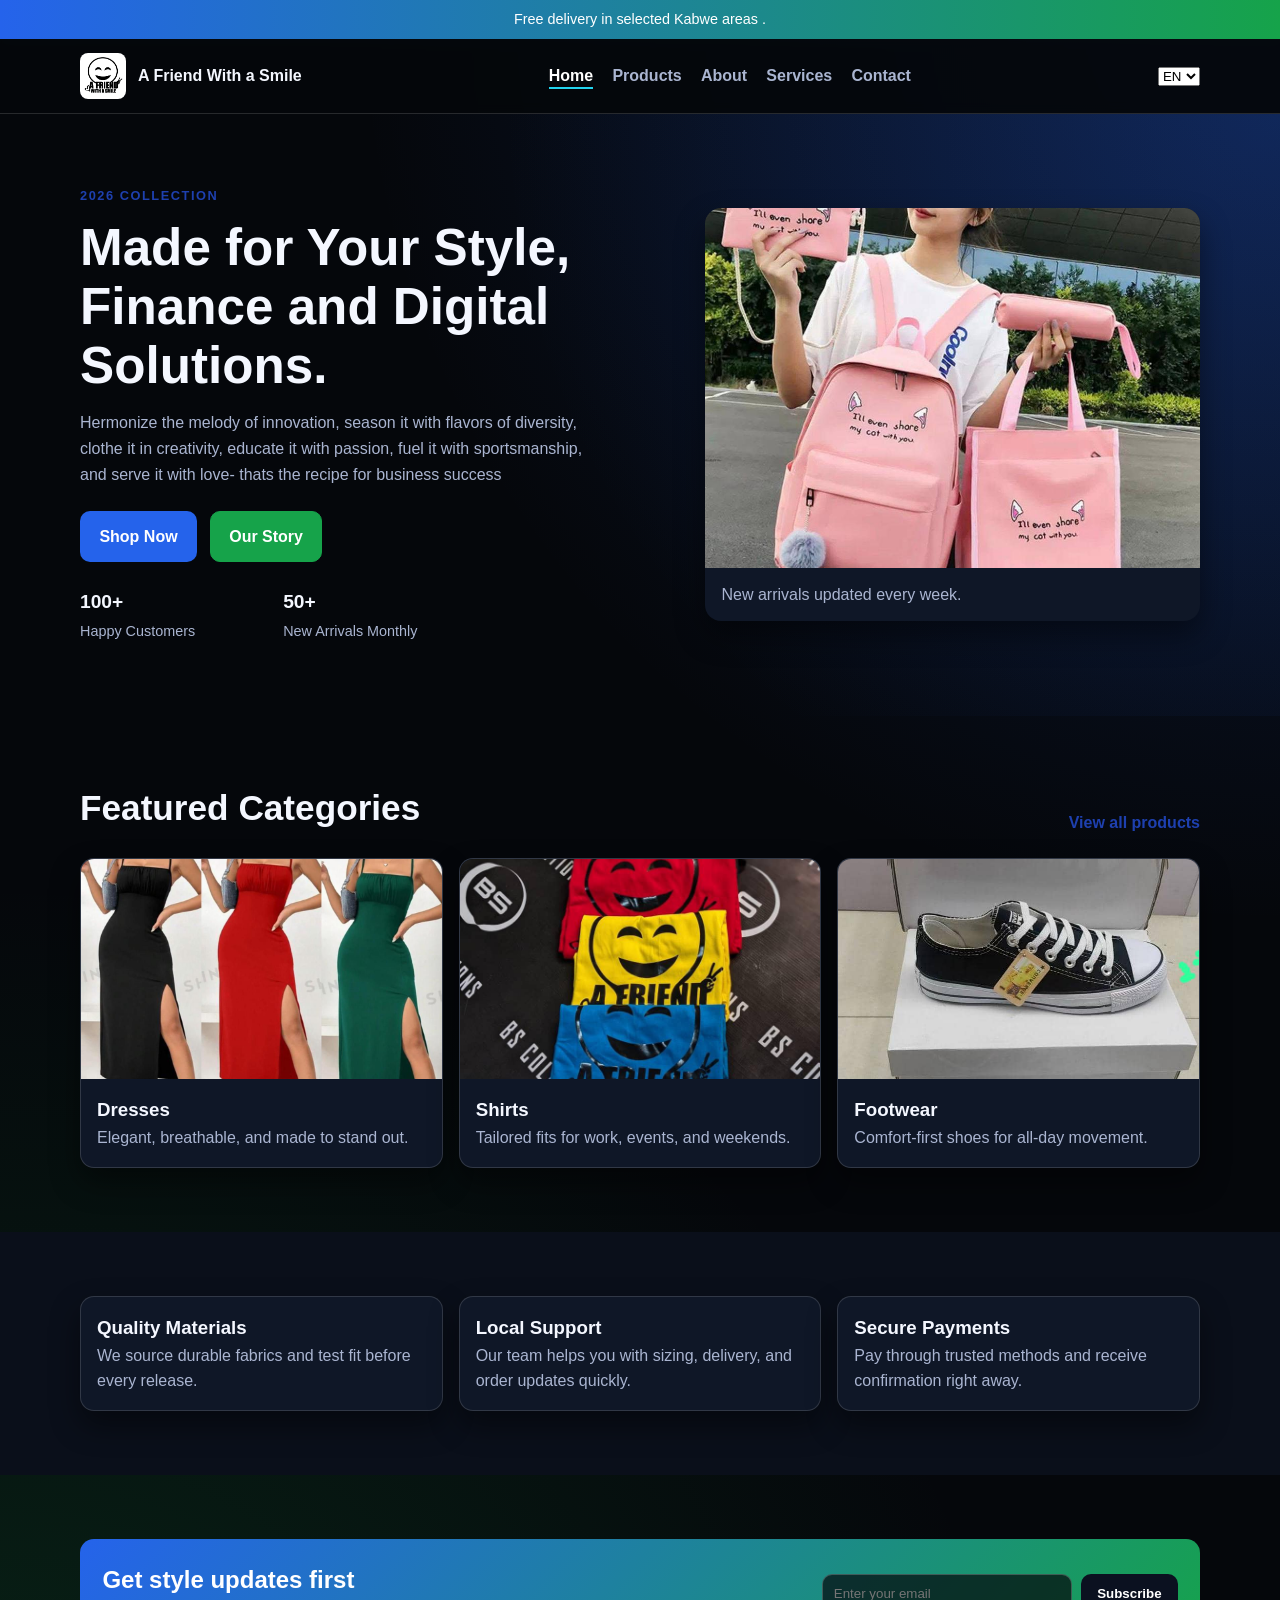
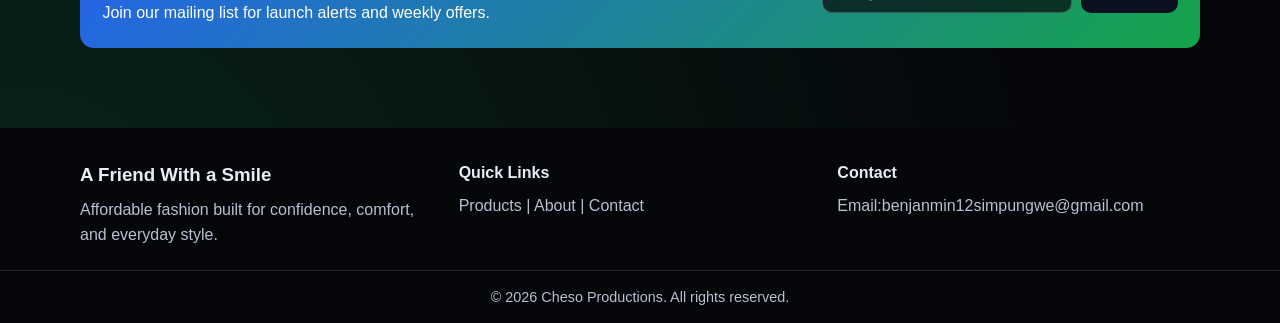
<file: index.html>
<!DOCTYPE html>
<html lang="en">
<head>
  <meta charset="UTF-8">
  <meta name="viewport" content="width=device-width, initial-scale=1.0">
  <title>A Friend With a Smiley | Where Fashion meets Finance and Innovation</title>
  <meta id="meta-description" name="description" content="Shop quality fashion essentials from A Friend With a Smile. Stylish, affordable, and made for everyday confidence.">
  <link rel="stylesheet" href="style.css">
</head>
<body>
  <div class="announcement" data-i18n="announcement">Free delivery in selected Kabwe areas .</div>

  <header>  
    <nav class="navbar container">
      <a class="logo" href="index.html" aria-label="A Friend With a Smile home">
        <img src="img/logo.jpg" alt="A Friend With a Smile logo">
        <span>A Friend With a Smile</span>
      </a>
      <button class="menu-toggle" id="menu-toggle" aria-label="Toggle menu">&#9776;</button>
      <ul class="nav-links" id="nav-links">
        <li><a href="index.html" class="active" data-i18n="navHome">Home</a></li>
        <li><a href="products.html" data-i18n="navProducts">Products</a></li>
        <li><a href="about.html" data-i18n="navAbout">About</a></li>
        <li><a href="services.html" data-i18n="navServices">Services</a></li>
        <li><a href="contact.html" data-i18n="navContact">Contact</a></li>
      </ul>
      <select id="language-select" aria-label="Language selector">
        <option value="en">EN</option>
        <option value="es">ES</option>
        <option value="fr">FR</option>
        <option value="gr">GR</option>
      </select>
    </nav>
  </header>

  <main>
    <section class="hero">
      <div class="container hero-grid">
        <div>
          <p class="eyebrow" data-i18n="eyebrow">2026 COLLECTION</p>
          <h1 data-i18n="heroTitle">Made for Your Style, Finance and Digital Solutions.</h1>
          <p class="hero-text" data-i18n="heroText"> Hermonize the melody of innovation, season it with flavors of diversity, clothe it in creativity, educate it with passion, fuel it with sportsmanship, and serve it with love- thats the recipe for business success </p>
          <div class="hero-actions">
            <a class="btn btn-primary" href="products.html" data-i18n="shopNow">Shop Now</a>
            <a class="btn btn-secondary" href="about.html" data-i18n="ourStory">Our Story</a>
          </div>
          <div class="stats">
            <div><strong>100+</strong><span data-i18n="statCustomers">Happy Customers</span></div>
            <div><strong>50+</strong><span data-i18n="statArrivals">New Arrivals Monthly</span></div>
      
          </div>
        </div>
        <div class="hero-card">
          <img src="img/ladybags.jpg.jpg" alt="Featured bag collection">
          <p data-i18n="heroCardText">New arrivals updated every week.</p>
        </div>
      </div>
    </section>

    <section class="section container">
      <div class="section-heading">
        <h2 data-i18n="featuredCategories">Featured Categories</h2>
        <a href="products.html" data-i18n="viewAllProducts">View all products</a>
      </div>
      <div class="cards-3">
        <article class="feature-card">
          <img src="img/dress.jpg.jpg" alt="Women's dresses">
          <h3 data-i18n="dresses">Dresses</h3>
          <p data-i18n="dressesText">Elegant, breathable, and made to stand out.</p>
        </article>
        <article class="feature-card">
          <img src="img/shirts.jpg.jpg" alt="Casual shirts">
          <h3 data-i18n="shirts">Shirts</h3>
          <p data-i18n="shirtsText">Tailored fits for work, events, and weekends.</p>
        </article>
        <article class="feature-card">
          <img src="img/shoes.jpg" alt="Sneakers and shoes">
          <h3 data-i18n="footwear">Footwear</h3>
          <p data-i18n="footwearText">Comfort-first shoes for all-day movement.</p>
        </article>
      </div>
    </section>

    <section class="section section-alt">
      <div class="container trust-grid">
        <article>
          <h3 data-i18n="qualityMaterials">Quality Materials</h3>
          <p data-i18n="qualityMaterialsText">We source durable fabrics and test fit before every release.</p>
        </article>
        <article>
          <h3 data-i18n="localSupport">Local Support</h3>
          <p data-i18n="localSupportText">Our team helps you with sizing, delivery, and order updates quickly.</p>
        </article>
        <article>
          <h3 data-i18n="securePayments">Secure Payments</h3>
          <p data-i18n="securePaymentsText">Pay through trusted methods and receive confirmation right away.</p>
        </article>
      </div>
    </section>

    <section class="section container">
      <div class="newsletter">
        <div>
          <h2 data-i18n="newsletterTitle">Get style updates first</h2>
          <p data-i18n="newsletterText">Join our mailing list for launch alerts and weekly offers.</p>
        </div>
        <form class="newsletter-form">
          <label class="sr-only" for="email" data-i18n="emailAddress">Email address</label>
          <input id="email" type="email" placeholder="Enter your email" data-i18n-placeholder="emailPlaceholder" required>
          <button type="submit" data-i18n="subscribe">Subscribe</button>
        </form>
      </div>
    </section>
  </main>

  <footer class="footer">
    <div class="container footer-grid">
      <div>
        <h3>A Friend With a Smile</h3>
        <p data-i18n="footerText">Affordable fashion built for confidence, comfort, and everyday style.</p>
      </div>
      <div>
        <h4 data-i18n="quickLinks">Quick Links</h4>
        <p><a href="products.html" data-i18n="navProducts">Products</a> | <a href="about.html" data-i18n="navAbout">About</a> | <a href="contact.html" data-i18n="navContact">Contact</a></p>
      </div>
      <div>
        <h4 data-i18n="navContact">Contact</h4>
        <p>Email:benjanmin12simpungwe@gmail.com </p>
      </div>
    </div>
    <p class="copyright">&copy; 2026 Cheso Productions. All rights reserved.</p>
  </footer>

  <script>
    const menuToggle = document.getElementById("menu-toggle");
    const navLinks = document.getElementById("nav-links");
    const languageSelect = document.getElementById("language-select");
    const metaDescription = document.getElementById("meta-description");

    const translations = {
      en: {
        pageTitle: "A Friend With a Smiley | Where Fashion meets Finance and Innovation",
        metaDescription: "Shop quality fashion essentials from A Friend With a Smile. Stylish, affordable, and made for everyday confidence.",
        announcement: "Free delivery in selected Kabwe areas .",
        navHome: "Home",
        navProducts: "Products",
        navAbout: "About",
        navServices: "Services",
        navContact: "Contact",
        eyebrow: "2026 COLLECTION",
        heroTitle: "Made for Your Style, Finance and Digital Solutions.",
        heroText: "Hermonize the melody of innovation, season it with flavors of diversity, clothe it in creativity, educate it with passion, fuel it with sportsmanship, and serve it with love- thats the recipe for business success",
        shopNow: "Shop Now",
        ourStory: "Our Story",
        statCustomers: "Happy Customers",
        statArrivals: "New Arrivals Monthly",
        heroCardText: "New arrivals updated every week.",
        featuredCategories: "Featured Categories",
        viewAllProducts: "View all products",
        dresses: "Dresses",
        dressesText: "Elegant, breathable, and made to stand out.",
        shirts: "Shirts",
        shirtsText: "Tailored fits for work, events, and weekends.",
        footwear: "Footwear",
        footwearText: "Comfort-first shoes for all-day movement.",
        qualityMaterials: "Quality Materials",
        qualityMaterialsText: "We source durable fabrics and test fit before every release.",
        localSupport: "Local Support",
        localSupportText: "Our team helps you with sizing, delivery, and order updates quickly.",
        securePayments: "Secure Payments",
        securePaymentsText: "Pay through trusted methods and receive confirmation right away.",
        newsletterTitle: "Get style updates first",
        newsletterText: "Join our mailing list for launch alerts and weekly offers.",
        emailAddress: "Email address",
        emailPlaceholder: "Enter your email",
        subscribe: "Subscribe",
        footerText: "Affordable fashion built for confidence, comfort, and everyday style.",
        quickLinks: "Quick Links"
      },
      es: {
        pageTitle: "A Friend With a Smiley | Donde la moda se une con las finanzas y la innovacion",
        metaDescription: "Compra moda de calidad en A Friend With a Smile. Estilo, precio accesible y confianza para cada dia.",
        announcement: "Entrega gratuita en zonas seleccionadas de Kabwe.",
        navHome: "Inicio",
        navProducts: "Productos",
        navAbout: "Nosotros",
        navServices: "Servicios",
        navContact: "Contacto",
        eyebrow: "COLECCION 2026",
        heroTitle: "Hecho para tu estilo, finanzas y soluciones digitales.",
        heroText: "Armoniza la melodia de la innovacion, sazona con diversidad, vistela con creatividad, educala con pasion, impulsa con deporte y sirvela con amor: esa es la receta del exito empresarial.",
        shopNow: "Comprar ahora",
        ourStory: "Nuestra historia",
        statCustomers: "Clientes felices",
        statArrivals: "Nuevos productos cada mes",
        heroCardText: "Nuevos productos cada semana.",
        featuredCategories: "Categorias destacadas",
        viewAllProducts: "Ver todos los productos",
        dresses: "Vestidos",
        dressesText: "Elegantes, frescos y hechos para destacar.",
        shirts: "Camisas",
        shirtsText: "Cortes a medida para trabajo, eventos y fines de semana.",
        footwear: "Calzado",
        footwearText: "Comodidad primero para moverte todo el dia.",
        qualityMaterials: "Materiales de calidad",
        qualityMaterialsText: "Usamos telas duraderas y probamos el ajuste antes de cada lanzamiento.",
        localSupport: "Soporte local",
        localSupportText: "Nuestro equipo te ayuda rapido con tallas, entrega y actualizaciones de pedidos.",
        securePayments: "Pagos seguros",
        securePaymentsText: "Paga con metodos confiables y recibe confirmacion al instante.",
        newsletterTitle: "Recibe primero las novedades",
        newsletterText: "Unete a nuestra lista para lanzamientos y ofertas semanales.",
        emailAddress: "Correo electronico",
        emailPlaceholder: "Ingresa tu correo",
        subscribe: "Suscribirse",
        footerText: "Moda accesible creada para confianza, comodidad y estilo diario.",
        quickLinks: "Enlaces rapidos"
      },
      fr: {
        pageTitle: "A Friend With a Smiley | Ou la mode rencontre la finance et l innovation",
        metaDescription: "Achetez des essentiels de mode de qualite chez A Friend With a Smile. Elegants, abordables et faits pour la confiance au quotidien.",
        announcement: "Livraison gratuite dans certaines zones de Kabwe.",
        navHome: "Accueil",
        navProducts: "Produits",
        navAbout: "A propos",
        navServices: "Services",
        navContact: "Contact",
        eyebrow: "COLLECTION 2026",
        heroTitle: "Concu pour votre style, la finance et les solutions numeriques.",
        heroText: "Harmonisez la melodie de l innovation, ajoutez la diversite, habillez-la de creativite, eduquez-la avec passion, alimentez-la par l esprit sportif et servez-la avec amour : voila la recette du succes.",
        shopNow: "Acheter",
        ourStory: "Notre histoire",
        statCustomers: "Clients satisfaits",
        statArrivals: "Nouveautes chaque mois",
        heroCardText: "Nouveautes mises a jour chaque semaine.",
        featuredCategories: "Categories en vedette",
        viewAllProducts: "Voir tous les produits",
        dresses: "Robes",
        dressesText: "Elegantes, respirantes et faites pour se demarquer.",
        shirts: "Chemises",
        shirtsText: "Coupes ajustees pour le travail, les evenements et le week-end.",
        footwear: "Chaussures",
        footwearText: "Le confort d abord pour bouger toute la journee.",
        qualityMaterials: "Materiaux de qualite",
        qualityMaterialsText: "Nous choisissons des tissus durables et testons la coupe avant chaque sortie.",
        localSupport: "Support local",
        localSupportText: "Notre equipe vous aide rapidement pour les tailles, la livraison et les commandes.",
        securePayments: "Paiements securises",
        securePaymentsText: "Payez via des methodes fiables et recevez une confirmation immediate.",
        newsletterTitle: "Recevez les nouveautes en premier",
        newsletterText: "Inscrivez-vous pour les lancements et offres hebdomadaires.",
        emailAddress: "Adresse e-mail",
        emailPlaceholder: "Entrez votre e-mail",
        subscribe: "S inscrire",
        footerText: "Une mode abordable pour la confiance, le confort et le style quotidien.",
        quickLinks: "Liens rapides"
      },
      gr: {
        pageTitle: "A Friend With a Smiley | Όπου η μόδα συναντά τα οικονομικά και την καινοτομία",
        metaDescription: "Αγοράστε ποιοτικά βασικά είδη μόδας από το A Friend With a Smile. Κομψά, προσιτά και φτιαγμένα για καθημερινή αυτοπεποίθηση.",
        announcement: "Δωρεάν παράδοση σε επιλεγμένες περιοχές της Kabwe.",
        navHome: "Αρχική",
        navProducts: "Προϊόντα",
        navAbout: "Σχετικά",
        navServices: "Υπηρεσίες",
        navContact: "Επικοινωνία",
        eyebrow: "ΣΥΛΛΟΓΗ 2026",
        heroTitle: "Φτιαγμένο για το στυλ σας, τα οικονομικά και τις ψηφιακές λύσεις.",
        heroText: "Εναρμονίστε τη μελωδία της καινοτομίας, νοστιμέψτε τη με γεύσεις πολυμορφίας, ντύστε τη με δημιουργικότητα, εκπαιδεύστε τη με πάθος, τροφοδοτήστε τη με αθλητικό πνεύμα και σερβίρετέ τη με αγάπη - αυτή είναι η συνταγή της επιχειρηματικής επιτυχίας.",
        shopNow: "Αγορά τώρα",
        ourStory: "Η ιστορία μας",
        statCustomers: "Ευχαριστημένοι πελάτες",
        statArrivals: "Νέες αφίξεις κάθε μήνα",
        heroCardText: "Νέες αφίξεις κάθε εβδομάδα.",
        featuredCategories: "Προτεινόμενες κατηγορίες",
        viewAllProducts: "Δείτε όλα τα προϊόντα",
        dresses: "Φορέματα",
        dressesText: "Κομψά, αέρινα και φτιαγμένα να ξεχωρίζουν.",
        shirts: "Πουκάμισα",
        shirtsText: "Εφαρμοστή γραμμή για δουλειά, εκδηλώσεις και Σαββατοκύριακο.",
        footwear: "Υποδήματα",
        footwearText: "Η άνεση πρώτα για κίνηση όλη μέρα.",
        qualityMaterials: "Ποιοτικά υλικά",
        qualityMaterialsText: "Επιλέγουμε ανθεκτικά υφάσματα και ελέγχουμε την εφαρμογή πριν από κάθε κυκλοφορία.",
        localSupport: "Τοπική υποστήριξη",
        localSupportText: "Η ομάδα μας βοηθά γρήγορα με μεγέθη, παράδοση και ενημερώσεις παραγγελιών.",
        securePayments: "Ασφαλείς πληρωμές",
        securePaymentsText: "Πληρώστε με αξιόπιστες μεθόδους και λάβετε επιβεβαίωση άμεσα.",
        newsletterTitle: "Λάβετε πρώτοι ενημερώσεις στυλ",
        newsletterText: "Γραφτείτε στη λίστα μας για ενημερώσεις λανσαρίσματος και εβδομαδιαίες προσφορές.",
        emailAddress: "Διεύθυνση email",
        emailPlaceholder: "Γράψτε το email σας",
        subscribe: "Εγγραφή",
        footerText: "Προσιτή μόδα για αυτοπεποίθηση, άνεση και καθημερινό στυλ.",
        quickLinks: "Γρήγοροι σύνδεσμοι"
      }
    };

    function applyLanguage(language) {
      const selected = translations[language] ? language : "en";
      const content = translations[selected];

      document.documentElement.lang = selected;
      document.title = content.pageTitle;
      if (metaDescription) {
        metaDescription.setAttribute("content", content.metaDescription);
      }

      document.querySelectorAll("[data-i18n]").forEach((element) => {
        const key = element.getAttribute("data-i18n");
        if (content[key]) {
          element.textContent = content[key];
        }
      });

      document.querySelectorAll("[data-i18n-placeholder]").forEach((element) => {
        const key = element.getAttribute("data-i18n-placeholder");
        if (content[key]) {
          element.setAttribute("placeholder", content[key]);
        }
      });

      if (languageSelect) {
        languageSelect.value = selected;
      }
      localStorage.setItem("site-language", selected);
    }

    if (menuToggle && navLinks) {
      menuToggle.addEventListener("click", () => {
        navLinks.classList.toggle("show");
      });
    }

    if (languageSelect) {
      languageSelect.addEventListener("change", (event) => {
        applyLanguage(event.target.value);
      });
    }

    applyLanguage(localStorage.getItem("site-language") || "en");
  </script>
</body>
</html>
</file>
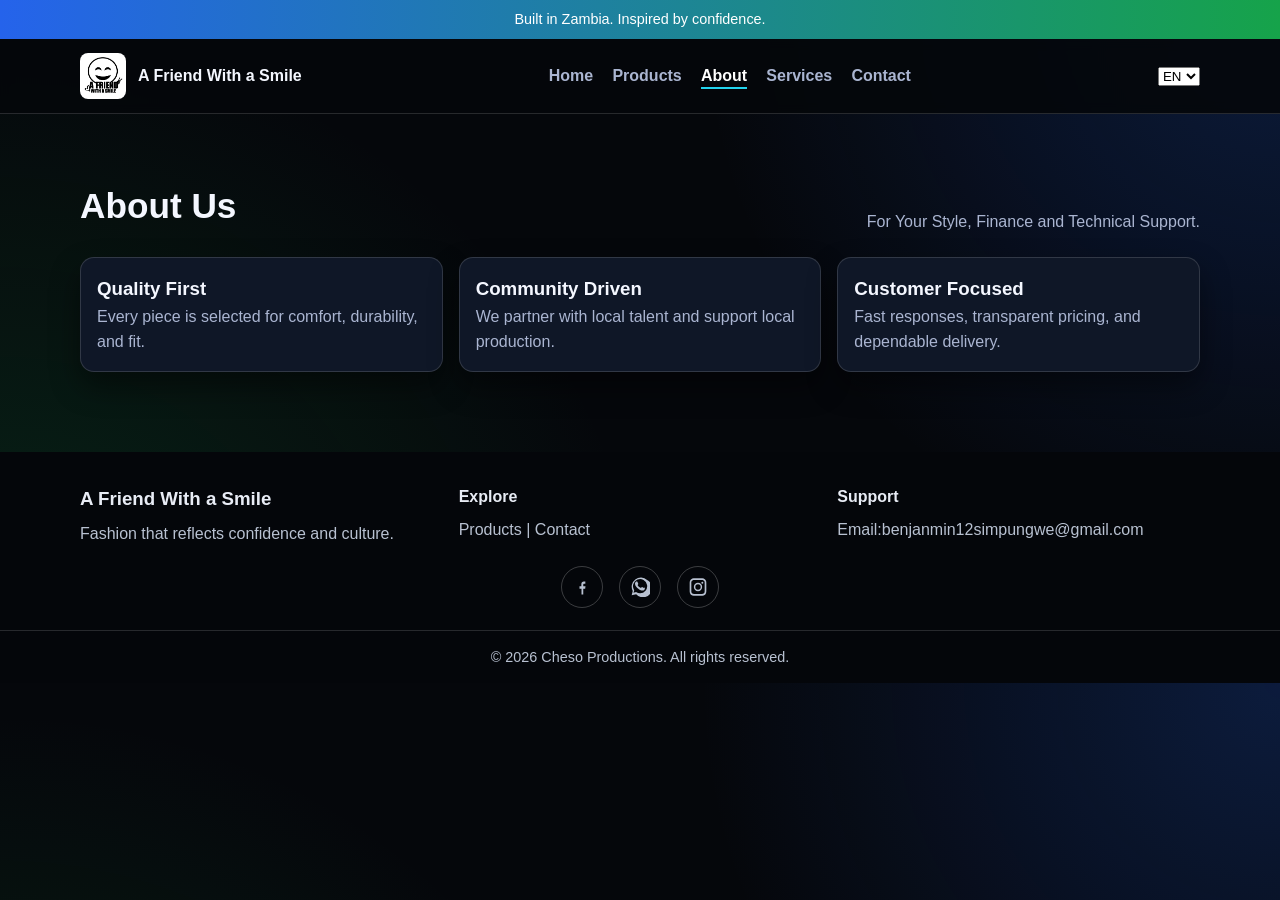
<file: about.html>
<!DOCTYPE html>
<html lang="en">
<head>
  <meta charset="UTF-8">
  <meta name="viewport" content="width=device-width, initial-scale=1.0">
  <title>About | A Friend With a Smile</title>
  <meta id="meta-description" name="description" content="Learn about our mission and values as a local fashion brand.">
  <link rel="stylesheet" href="style.css">
</head>
<body>
  <div class="announcement" data-i18n="announcement">Built in Zambia. Inspired by confidence.</div>

  <header>
    <nav class="navbar container">
      <a class="logo" href="index.html" aria-label="A Friend With a Smile home">
        <img src="img/logo.jpg" alt="A Friend With a Smile logo">
        <span>A Friend With a Smile</span>
      </a>
      <button class="menu-toggle" id="menu-toggle" aria-label="Toggle menu">&#9776;</button>
      <ul class="nav-links" id="nav-links">
        <li><a href="index.html" data-i18n="navHome">Home</a></li>
        <li><a href="products.html" data-i18n="navProducts">Products</a></li>
        <li><a href="about.html" class="active" data-i18n="navAbout">About</a></li>
        <li><a href="services.html" data-i18n="navServices">Services</a></li>
        <li><a href="contact.html" data-i18n="navContact">Contact</a></li>
      </ul>
      <select id="language-select" aria-label="Language selector">
        <option value="en">EN</option>
        <option value="es">ES</option>
        <option value="fr">FR</option>
        <option value="gr">GR</option>
      </select>
    </nav>
  </header>

  <main class="section container">
    <div class="section-heading">
      <h1 data-i18n="aboutTitle">About Us</h1>
      <p class="muted" data-i18n="aboutSubtitle">For Your Style, Finance and Technical Support.</p>
    </div>



    <section class="cards-3 values">
      <article class="value-card">
        <h3 data-i18n="qualityFirst">Quality First</h3>
        <p data-i18n="qualityFirstText">Every piece is selected for comfort, durability, and fit.</p>
      </article>
      <article class="value-card">
        <h3 data-i18n="communityDriven">Community Driven</h3>
        <p data-i18n="communityDrivenText">We partner with local talent and support local production.</p>
      </article>
      <article class="value-card">
        <h3 data-i18n="customerFocused">Customer Focused</h3>
        <p data-i18n="customerFocusedText">Fast responses, transparent pricing, and dependable delivery.</p>
      </article>
    </section>
  </main>

  <footer class="footer">
    <div class="container footer-grid">
      <div>
        <h3>A Friend With a Smile</h3>
        <p data-i18n="footerText">Fashion that reflects confidence and culture.</p>
      </div>
      <div>
        <h4 data-i18n="explore">Explore</h4>
        <p><a href="products.html" data-i18n="navProducts">Products</a> | <a href="contact.html" data-i18n="navContact">Contact</a></p>
      </div>
      <div>
        <h4 data-i18n="support">Support</h4>
        <p>Email:benjanmin12simpungwe@gmail.com </p>
      </div>
    </div>
    <div class="container social-links">
      <a href="#" aria-label="Facebook">
        <svg viewBox="0 0 24 24" aria-hidden="true">
          <path d="M13.5 21v-7h2.3l.4-2.8h-2.7V9.4c0-.8.2-1.4 1.4-1.4H16V5.5c-.2 0-.9-.1-1.8-.1-1.8 0-3 1.1-3 3.2v2.6H9v2.8h2.4v7h2.1Z"/>
        </svg>
        <span class="sr-only">Facebook</span>
      </a>
      <a href="#" aria-label="WhatsApp">
        <svg viewBox="0 0 24 24" aria-hidden="true">
          <path d="M20.5 3.5A11 11 0 0 0 3.3 16.7L2 22l5.4-1.3a11 11 0 1 0 13.1-17.2Zm-8.5 16a8.5 8.5 0 0 1-4.3-1.2l-.3-.2-3.2.8.9-3.1-.2-.3A8.5 8.5 0 1 1 12 19.5Zm4.7-6.4c-.3-.1-1.8-.9-2-1-.3-.1-.5-.1-.7.1l-.6.7c-.2.2-.4.3-.8.1a6.9 6.9 0 0 1-2-1.3 7.8 7.8 0 0 1-1.4-1.7c-.1-.2 0-.4.1-.6l.4-.5.2-.4c.1-.2 0-.4 0-.5l-.9-2.1c-.2-.5-.5-.4-.7-.4h-.6c-.2 0-.5.1-.7.3-.2.2-1 1-1 2.4s1 2.8 1.1 3c.1.2 2 3.1 4.9 4.3.7.3 1.3.5 1.7.6.7.2 1.3.2 1.8.1.6-.1 1.8-.8 2.1-1.6.3-.8.3-1.4.2-1.6-.1-.1-.3-.2-.6-.4Z"/>
        </svg>
        <span class="sr-only">WhatsApp</span>
      </a>
      <a href="#" aria-label="Instagram">
        <svg viewBox="0 0 24 24" aria-hidden="true">
          <path d="M12 7a5 5 0 1 0 0 10 5 5 0 0 0 0-10Zm0 8.2A3.2 3.2 0 1 1 12 8.8a3.2 3.2 0 0 1 0 6.4Zm6.4-8.3a1.2 1.2 0 1 1-2.4 0 1.2 1.2 0 0 1 2.4 0ZM22 8.1c0-1.5 0-2.5-.4-3.5a4.8 4.8 0 0 0-2.8-2.8C17.8 1.4 16.8 1.4 15.3 1.4h-6.6c-1.5 0-2.5 0-3.5.4a4.8 4.8 0 0 0-2.8 2.8C2 5.6 2 6.6 2 8.1v7.8c0 1.5 0 2.5.4 3.5a4.8 4.8 0 0 0 2.8 2.8c1 .4 2 .4 3.5.4h6.6c1.5 0 2.5 0 3.5-.4a4.8 4.8 0 0 0 2.8-2.8c.4-1 .4-2 .4-3.5V8.1Zm-2 7.7c0 1.4 0 2.1-.2 2.7a2.9 2.9 0 0 1-1.7 1.7c-.6.2-1.3.2-2.7.2H8.6c-1.4 0-2.1 0-2.7-.2a2.9 2.9 0 0 1-1.7-1.7c-.2-.6-.2-1.3-.2-2.7V8.2c0-1.4 0-2.1.2-2.7a2.9 2.9 0 0 1 1.7-1.7c.6-.2 1.3-.2 2.7-.2h6.8c1.4 0 2.1 0 2.7.2a2.9 2.9 0 0 1 1.7 1.7c.2.6.2 1.3.2 2.7v7.6Z"/>
        </svg>
        <span class="sr-only">Instagram</span>
      </a>
    </div>
    <p class="copyright">&copy; 2026 Cheso Productions. All rights reserved.</p>
  </footer>

  <script>
    const menuToggle = document.getElementById("menu-toggle");
    const navLinks = document.getElementById("nav-links");
    const languageSelect = document.getElementById("language-select");
    const metaDescription = document.getElementById("meta-description");

    const translations = {
      en: {
        pageTitle: "About | A Friend With a Smile",
        metaDescription: "Learn about our mission and values as a local fashion brand.",
        announcement: "Built in Zambia. Inspired by confidence.",
        navHome: "Home",
        navProducts: "Products",
        navAbout: "About",
        navServices: "Services",
        navContact: "Contact",
        aboutTitle: "About Us",
        aboutSubtitle: "For Your Style, Finance and Technical Support.",
        qualityFirst: "Quality First",
        qualityFirstText: "Every piece is selected for comfort, durability, and fit.",
        communityDriven: "Community Driven",
        communityDrivenText: "We partner with local talent and support local production.",
        customerFocused: "Customer Focused",
        customerFocusedText: "Fast responses, transparent pricing, and dependable delivery.",
        footerText: "Fashion that reflects confidence and culture.",
        explore: "Explore",
        support: "Support"
      },
      es: {
        pageTitle: "Nosotros | A Friend With a Smile",
        metaDescription: "Conoce nuestra mision y valores como marca local de moda.",
        announcement: "Hecho en Zambia. Inspirado en la confianza.",
        navHome: "Inicio",
        navProducts: "Productos",
        navAbout: "Nosotros",
        navServices: "Servicios",
        navContact: "Contacto",
        aboutTitle: "Sobre nosotros",
        aboutSubtitle: "Para tu estilo, finanzas y soporte tecnico.",
        qualityFirst: "Calidad primero",
        qualityFirstText: "Cada prenda se selecciona por comodidad, durabilidad y ajuste.",
        communityDriven: "Impulsado por la comunidad",
        communityDrivenText: "Colaboramos con talento local y apoyamos la produccion local.",
        customerFocused: "Enfoque en el cliente",
        customerFocusedText: "Respuestas rapidas, precios claros y entrega confiable.",
        footerText: "Moda que refleja confianza y cultura.",
        explore: "Explorar",
        support: "Soporte"
      },
      fr: {
        pageTitle: "A propos | A Friend With a Smile",
        metaDescription: "Decouvrez notre mission et nos valeurs en tant que marque locale.",
        announcement: "Construit en Zambie. Inspire par la confiance.",
        navHome: "Accueil",
        navProducts: "Produits",
        navAbout: "A propos",
        navServices: "Services",
        navContact: "Contact",
        aboutTitle: "A propos de nous",
        aboutSubtitle: "Pour votre style, la finance et le support technique.",
        qualityFirst: "Qualite d abord",
        qualityFirstText: "Chaque piece est choisie pour le confort, la durabilite et la coupe.",
        communityDriven: "Porte par la communaute",
        communityDrivenText: "Nous collaborons avec des talents locaux et soutenons la production locale.",
        customerFocused: "Centre sur le client",
        customerFocusedText: "Reponses rapides, prix transparents et livraison fiable.",
        footerText: "Une mode qui reflete confiance et culture.",
        explore: "Explorer",
        support: "Support"
      },
      gr: {
        pageTitle: "Σχετικά | A Friend With a Smile",
        metaDescription: "Μάθετε για την αποστολή και τις αξίες μας ως τοπική μάρκα μόδας.",
        announcement: "Χτισμένο στη Ζάμπια. Εμπνευσμένο από αυτοπεποίθηση.",
        navHome: "Αρχική",
        navProducts: "Προϊόντα",
        navAbout: "Σχετικά",
        navServices: "Υπηρεσίες",
        navContact: "Επικοινωνία",
        aboutTitle: "Σχετικά με εμάς",
        aboutSubtitle: "Για το στυλ σας, τα οικονομικά και την τεχνική υποστήριξη.",
        qualityFirst: "Ποιότητα πρώτα",
        qualityFirstText: "Κάθε κομμάτι επιλέγεται για άνεση, αντοχή και εφαρμογή.",
        communityDriven: "Κίνηση από την κοινότητα",
        communityDrivenText: "Συνεργαζόμαστε με τοπικά ταλέντα και στηρίζουμε την τοπική παραγωγή.",
        customerFocused: "Εστίαση στον πελάτη",
        customerFocusedText: "Γρήγορες απαντήσεις, διαφανείς τιμές και αξιόπιστη παράδοση.",
        footerText: "Μόδα που αντανακλά αυτοπεποίθηση και κουλτούρα.",
        explore: "Εξερευνήστε",
        support: "Υποστήριξη"
      }
    };

    function applyLanguage(language) {
      const selected = translations[language] ? language : "en";
      const content = translations[selected];

      document.documentElement.lang = selected;
      document.title = content.pageTitle;
      if (metaDescription) {
        metaDescription.setAttribute("content", content.metaDescription);
      }

      document.querySelectorAll("[data-i18n]").forEach((element) => {
        const key = element.getAttribute("data-i18n");
        if (content[key]) {
          element.textContent = content[key];
        }
      });

      if (languageSelect) {
        languageSelect.value = selected;
      }
      localStorage.setItem("site-language", selected);
    }

    if (menuToggle && navLinks) {
      menuToggle.addEventListener("click", () => {
        navLinks.classList.toggle("show");
      });
    }

    if (languageSelect) {
      languageSelect.addEventListener("change", (event) => {
        applyLanguage(event.target.value);
      });
    }

    applyLanguage(localStorage.getItem("site-language") || "en");
  </script>
</body>
</html>
</file>
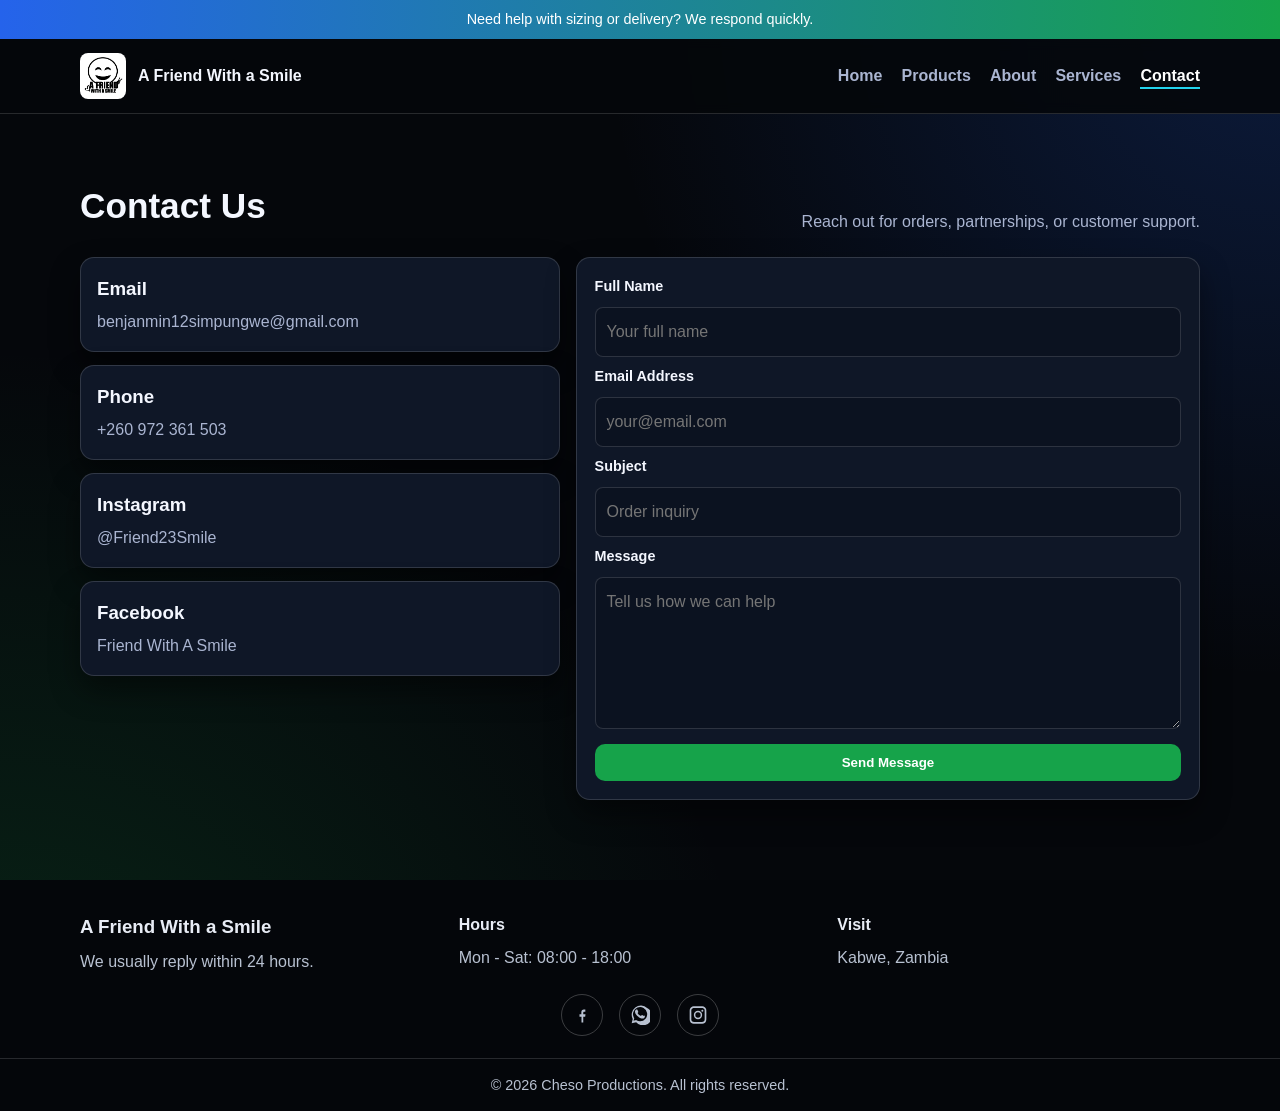
<file: contact.html>
<!DOCTYPE html>
<html lang="en">
<head>
  <meta charset="UTF-8">
  <meta name="viewport" content="width=device-width, initial-scale=1.0">
  <title>Contact | A Friend With a Smile</title>
  <meta name="description" content="Contact A Friend With a Smile for orders, support, and business inquiries.">
  <link rel="stylesheet" href="style.css">
</head>
<body>
  <div class="announcement">Need help with sizing or delivery? We respond quickly.</div>

  <header>
    <nav class="navbar container">
      <a class="logo" href="index.html" aria-label="A Friend With a Smile home">
        <img src="img/logo.jpg" alt="A Friend With a Smile logo">
        <span>A Friend With a Smile</span>
      </a>
      <button class="menu-toggle" id="menu-toggle" aria-label="Toggle menu">&#9776;</button>
      <ul class="nav-links" id="nav-links">
        <li><a href="index.html">Home</a></li>
        <li><a href="products.html">Products</a></li>
        <li><a href="about.html">About</a></li>
        <li><a href="services.html">Services</a></li>
        <li><a href="contact.html" class="active">Contact</a></li>
      </ul>
    </nav>
  </header>

  <main class="section container">
    <div class="section-heading">
      <h1>Contact Us</h1>
      <p class="muted">Reach out for orders, partnerships, or customer support.</p>
    </div>

    <section class="contact-layout">
      <div class="contact-cards">
        <article>
          <h3>Email</h3>
          <p><a href="benjanmin12simpungwe@gmail.com"></a>benjanmin12simpungwe@gmail.com</p>
        </article>
        <article>
          <h3>Phone</h3>
          <p><a href="tel:+260776622815">+260 972 361 503</a></p>
        </article>
        <article>
          <h3>Instagram</h3>
          <p>@Friend23Smile</p>
        </article>
        <article>
          <h3>Facebook</h3>
          <p>Friend With A Smile</p>
        </article>
      </div>

      <form class="contact-form" action="https://formspree.io/f/meelvvjo" method="post" id="contact-form">
        <label for="name">Full Name</label>
        <input id="name" name="name" type="text" placeholder="Your full name" required>

        <label for="email">Email Address</label>
        <input id="email" name="email" type="email" placeholder="your@email.com" required>

        <label for="subject">Subject</label>
        <input id="subject" name="subject" type="text" placeholder="Order inquiry" required>

        <label for="message">Message</label>
        <textarea id="message" name="message" rows="5" placeholder="Tell us how we can help" required></textarea>

        <button type="submit">Send Message</button>
      </form>
      <p class="form-status" id="form-status" role="status" aria-live="polite" hidden></p>
    </section>
  </main>

  <footer class="footer">
    <div class="container footer-grid">
      <div>
        <h3>A Friend With a Smile</h3>
        <p>We usually reply within 24 hours.</p>
      </div>
      <div>
        <h4>Hours</h4>
        <p>Mon - Sat: 08:00 - 18:00</p>
      </div>
      <div>
        <h4>Visit</h4>
        <p>Kabwe, Zambia</p>
      </div>
    </div>
    <div class="container social-links">
      <a href="#" aria-label="Facebook">
        <svg viewBox="0 0 24 24" aria-hidden="true">
          <path d="M13.5 21v-7h2.3l.4-2.8h-2.7V9.4c0-.8.2-1.4 1.4-1.4H16V5.5c-.2 0-.9-.1-1.8-.1-1.8 0-3 1.1-3 3.2v2.6H9v2.8h2.4v7h2.1Z"/>
        </svg>
        <span class="sr-only">Facebook</span>
      </a>
      <a href="#" aria-label="WhatsApp">
        <svg viewBox="0 0 24 24" aria-hidden="true">
          <path d="M20.5 3.5A11 11 0 0 0 3.3 16.7L2 22l5.4-1.3a11 11 0 1 0 13.1-17.2Zm-8.5 16a8.5 8.5 0 0 1-4.3-1.2l-.3-.2-3.2.8.9-3.1-.2-.3A8.5 8.5 0 1 1 12 19.5Zm4.7-6.4c-.3-.1-1.8-.9-2-1-.3-.1-.5-.1-.7.1l-.6.7c-.2.2-.4.3-.8.1a6.9 6.9 0 0 1-2-1.3 7.8 7.8 0 0 1-1.4-1.7c-.1-.2 0-.4.1-.6l.4-.5.2-.4c.1-.2 0-.4 0-.5l-.9-2.1c-.2-.5-.5-.4-.7-.4h-.6c-.2 0-.5.1-.7.3-.2.2-1 1-1 2.4s1 2.8 1.1 3c.1.2 2 3.1 4.9 4.3.7.3 1.3.5 1.7.6.7.2 1.3.2 1.8.1.6-.1 1.8-.8 2.1-1.6.3-.8.3-1.4.2-1.6-.1-.1-.3-.2-.6-.4Z"/>
        </svg>
        <span class="sr-only">WhatsApp</span>
      </a>
      <a href="#" aria-label="Instagram">
        <svg viewBox="0 0 24 24" aria-hidden="true">
          <path d="M12 7a5 5 0 1 0 0 10 5 5 0 0 0 0-10Zm0 8.2A3.2 3.2 0 1 1 12 8.8a3.2 3.2 0 0 1 0 6.4Zm6.4-8.3a1.2 1.2 0 1 1-2.4 0 1.2 1.2 0 0 1 2.4 0ZM22 8.1c0-1.5 0-2.5-.4-3.5a4.8 4.8 0 0 0-2.8-2.8C17.8 1.4 16.8 1.4 15.3 1.4h-6.6c-1.5 0-2.5 0-3.5.4a4.8 4.8 0 0 0-2.8 2.8C2 5.6 2 6.6 2 8.1v7.8c0 1.5 0 2.5.4 3.5a4.8 4.8 0 0 0 2.8 2.8c1 .4 2 .4 3.5.4h6.6c1.5 0 2.5 0 3.5-.4a4.8 4.8 0 0 0 2.8-2.8c.4-1 .4-2 .4-3.5V8.1Zm-2 7.7c0 1.4 0 2.1-.2 2.7a2.9 2.9 0 0 1-1.7 1.7c-.6.2-1.3.2-2.7.2H8.6c-1.4 0-2.1 0-2.7-.2a2.9 2.9 0 0 1-1.7-1.7c-.2-.6-.2-1.3-.2-2.7V8.2c0-1.4 0-2.1.2-2.7a2.9 2.9 0 0 1 1.7-1.7c.6-.2 1.3-.2 2.7-.2h6.8c1.4 0 2.1 0 2.7.2a2.9 2.9 0 0 1 1.7 1.7c.2.6.2 1.3.2 2.7v7.6Z"/>
        </svg>
        <span class="sr-only">Instagram</span>
      </a>
    </div>
    <p class="copyright">&copy; 2026 Cheso Productions. All rights reserved.</p>
  </footer>

  <script>
    const menuToggle = document.getElementById("menu-toggle");
    const navLinks = document.getElementById("nav-links");
    const contactForm = document.getElementById("contact-form");
    const formStatus = document.getElementById("form-status");

    if (menuToggle && navLinks) {
      menuToggle.addEventListener("click", () => {
        navLinks.classList.toggle("show");
      });
    }

    if (contactForm && formStatus) {
      contactForm.addEventListener("submit", async (event) => {
        event.preventDefault();
        formStatus.hidden = true;
        formStatus.textContent = "";

        try {
          const formData = new FormData(contactForm);
          const response = await fetch(contactForm.action, {
            method: "POST",
            body: formData,
            headers: {
              Accept: "application/json"
            }
          });

          if (response.ok) {
            contactForm.reset();
            formStatus.textContent = "Thanks! Your message has been sent.";
          } else {
            formStatus.textContent = "Sorry, something went wrong. Please try again.";
          }
        } catch (error) {
          formStatus.textContent = "Sorry, something went wrong. Please try again.";
        }

        formStatus.hidden = false;
      });
    }
  </script>
</body>
</html>
</file>
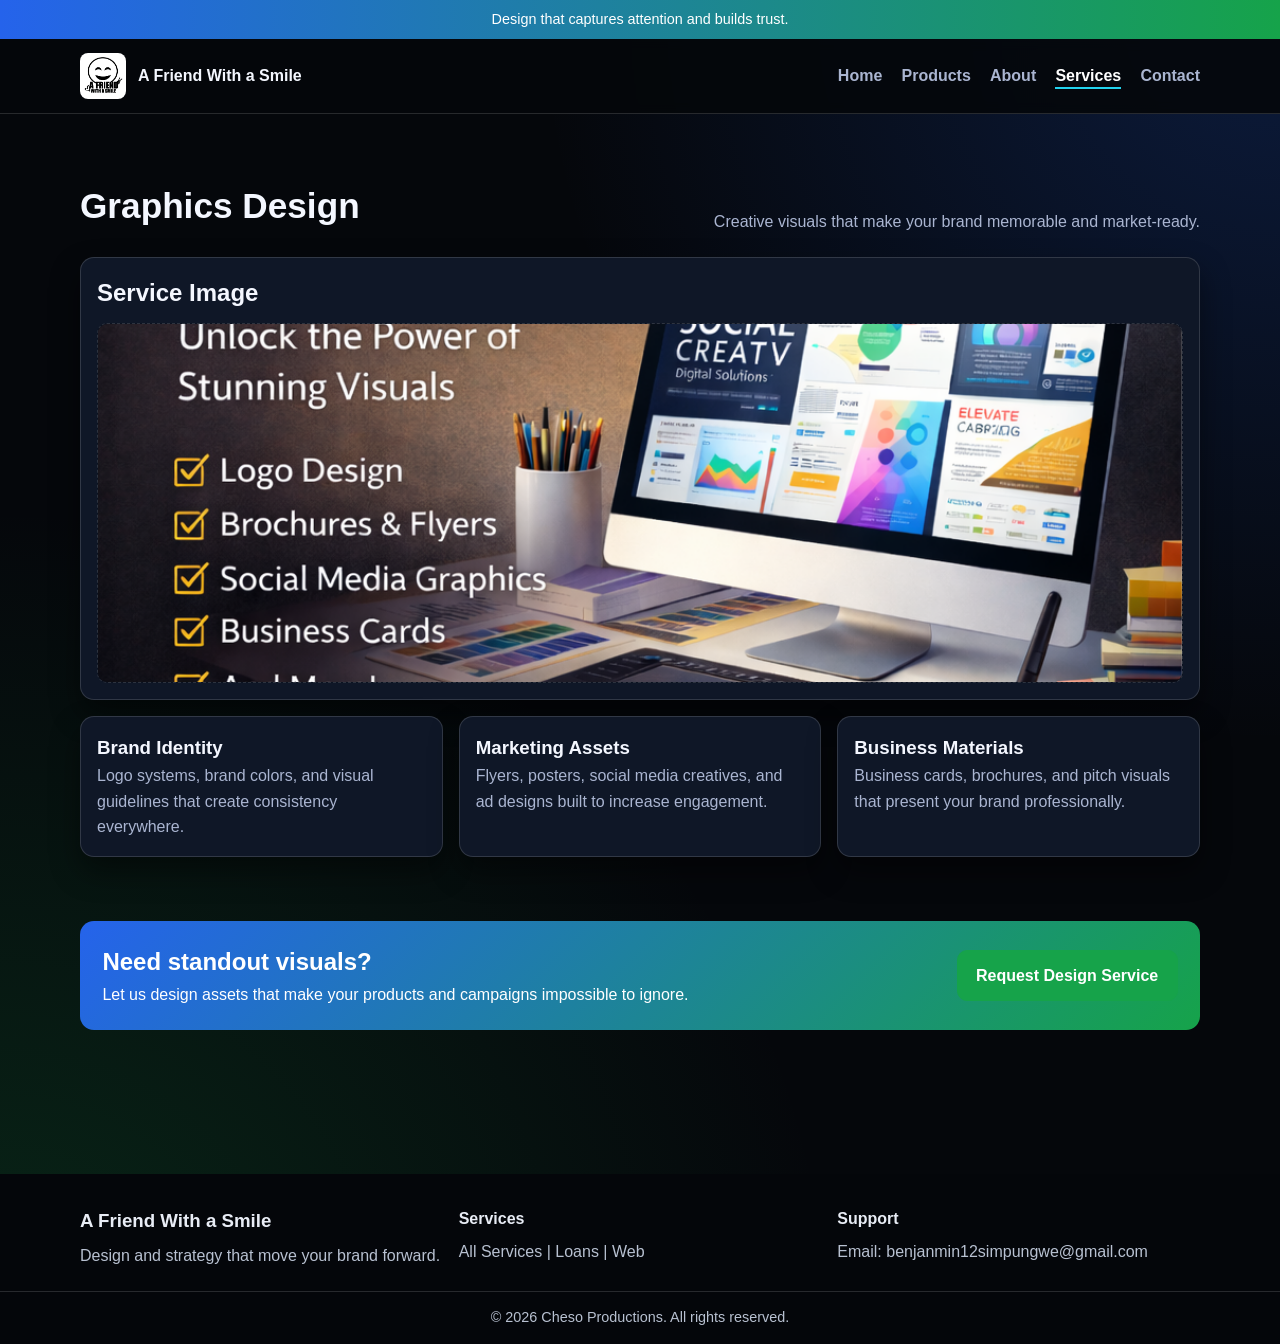
<file: graphics-design.html>
<!DOCTYPE html>
<html lang="en">
<head>
  <meta charset="UTF-8">
  <meta name="viewport" content="width=device-width, initial-scale=1.0">
  <title>Graphics Design | A Friend With a Smile</title>
  <meta name="description" content="Professional graphic design services for branding, promotion, and digital growth.">
  <link rel="stylesheet" href="style.css">
</head>
<body>
  <div class="announcement">Design that captures attention and builds trust.</div>

  <header>
    <nav class="navbar container">
      <a class="logo" href="index.html" aria-label="A Friend With a Smile home">
        <img src="img/logo.jpg" alt="A Friend With a Smile logo">
        <span>A Friend With a Smile</span>
      </a>
      <button class="menu-toggle" id="menu-toggle" aria-label="Toggle menu">&#9776;</button>
      <ul class="nav-links" id="nav-links">
        <li><a href="index.html">Home</a></li>
        <li><a href="products.html">Products</a></li>
        <li><a href="about.html">About</a></li>
        <li><a href="services.html" class="active">Services</a></li>
        <li><a href="contact.html">Contact</a></li>
      </ul>
    </nav>
  </header>

  <main class="section container">
    <div class="section-heading">
      <h1>Graphics Design</h1>
      <p class="muted">Creative visuals that make your brand memorable and market-ready.</p>
    </div>

    <section class="service-image-slot">
      <h2>Service Image</h2>
      <img src="img/ben.jpg.png" alt="Graphics design service showcase" loading="lazy">

    </section>

    <section class="cards-3">
      <article class="value-card">
        <h3>Brand Identity</h3>
        <p>Logo systems, brand colors, and visual guidelines that create consistency everywhere.</p>
      </article>
      <article class="value-card">
        <h3>Marketing Assets</h3>
        <p>Flyers, posters, social media creatives, and ad designs built to increase engagement.</p>
      </article>
      <article class="value-card">
        <h3>Business Materials</h3>
        <p>Business cards, brochures, and pitch visuals that present your brand professionally.</p>
      </article>
    </section>

    <section class="section">
      <div class="newsletter">
        <div>
          <h2>Need standout visuals?</h2>
          <p>Let us design assets that make your products and campaigns impossible to ignore.</p>
        </div>
        <a class="btn btn-secondary" href="contact.html">Request Design Service</a>
      </div>
    </section>
  </main>

  <footer class="footer">
    <div class="container footer-grid">
      <div>
        <h3>A Friend With a Smile</h3>
        <p>Design and strategy that move your brand forward.</p>
      </div>
      <div>
        <h4>Services</h4>
        <p><a href="services.html">All Services</a> | <a href="loans.html">Loans</a> | <a href="web-development.html">Web</a></p>
      </div>
      <div>
        <h4>Support</h4>
        <p>Email: benjanmin12simpungwe@gmail.com</p>
      </div>
    </div>
    <p class="copyright">&copy; 2026 Cheso Productions. All rights reserved.</p>
  </footer>

  <script>
    const menuToggle = document.getElementById("menu-toggle");
    const navLinks = document.getElementById("nav-links");

    if (menuToggle && navLinks) {
      menuToggle.addEventListener("click", () => {
        navLinks.classList.toggle("show");
      });
    }
  </script>
</body>
</html>
</file>
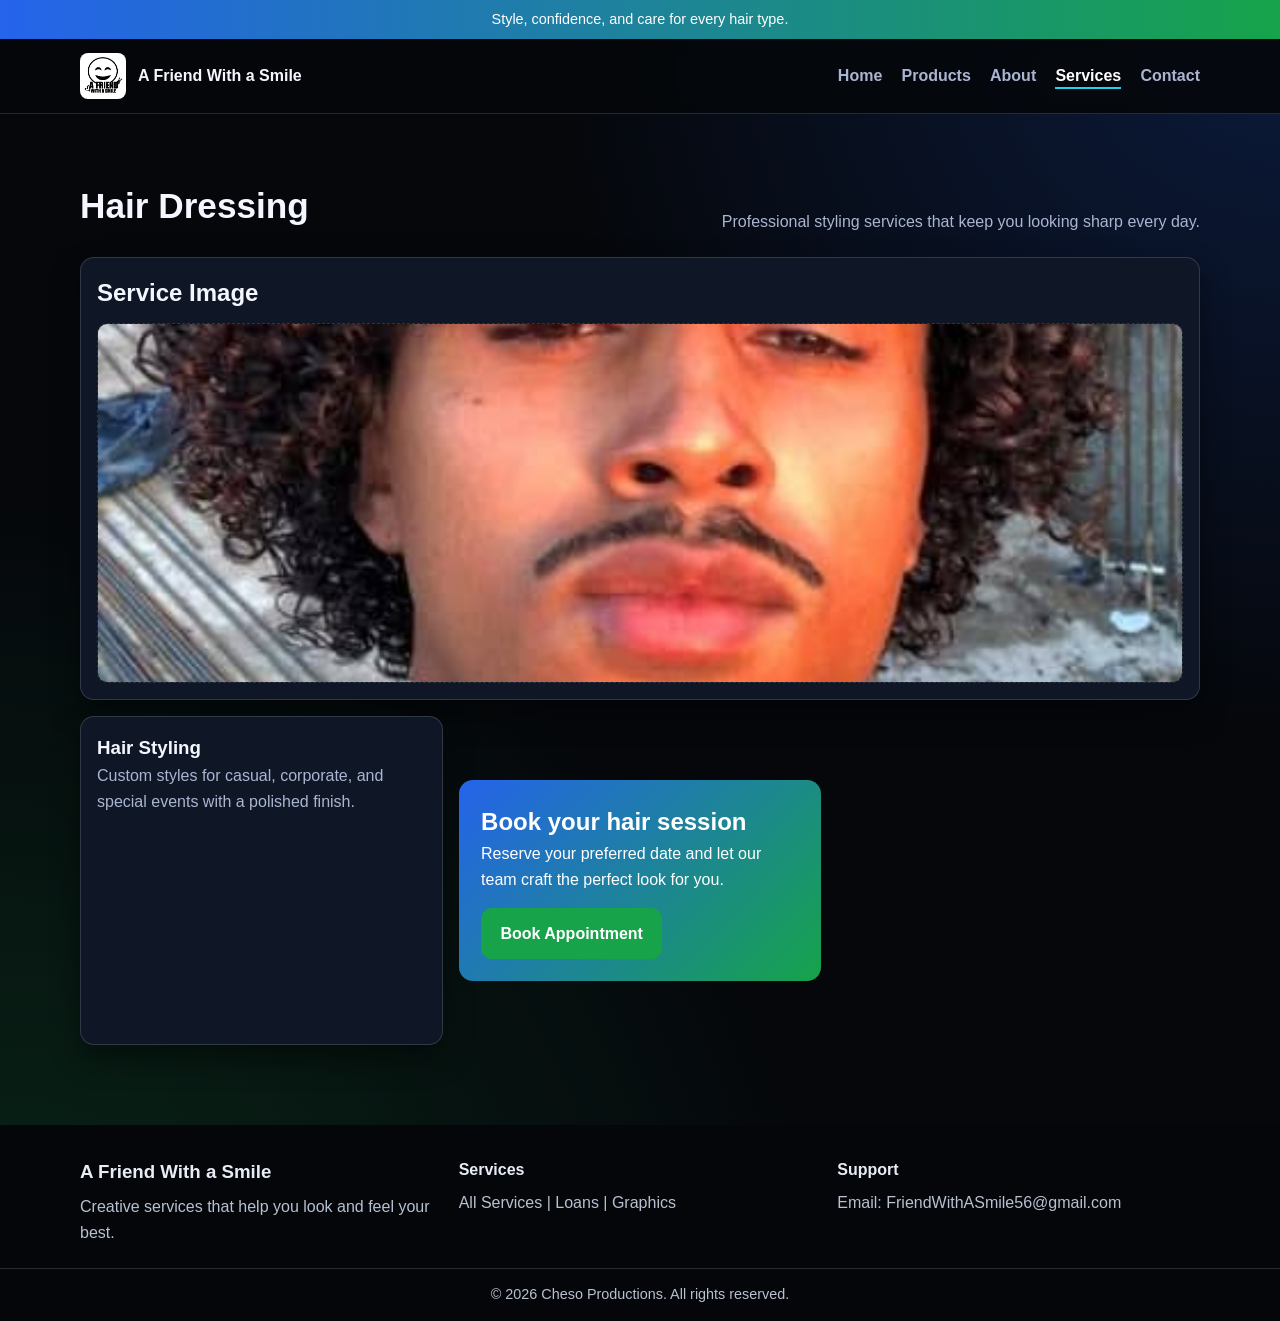
<file: hair-dressing.html>
<!DOCTYPE html>
<html lang="en">
<head>
  <meta charset="UTF-8">
  <meta name="viewport" content="width=device-width, initial-scale=1.0">
  <title>Hair Dressing | A Friend With a Smile</title>
  <meta name="description" content="Professional hair dressing services for everyday confidence and special occasions.">
  <link rel="stylesheet" href="style.css">
</head>
<body>
  <div class="announcement">Style, confidence, and care for every hair type.</div>

  <header>
    <nav class="navbar container">
      <a class="logo" href="index.html" aria-label="A Friend With a Smile home">
        <img src="img/logo.jpg" alt="A Friend With a Smile logo">
        <span>A Friend With a Smile</span>
      </a>
      <button class="menu-toggle" id="menu-toggle" aria-label="Toggle menu">&#9776;</button>
      <ul class="nav-links" id="nav-links">
        <li><a href="index.html">Home</a></li>
        <li><a href="products.html">Products</a></li>
        <li><a href="about.html">About</a></li>
        <li><a href="services.html" class="active">Services</a></li>
        <li><a href="contact.html">Contact</a></li>
      </ul>
    </nav>
  </header>

  <main class="section container">
    <div class="section-heading">
      <h1>Hair Dressing</h1>
      <p class="muted">Professional styling services that keep you looking sharp every day.</p>
    </div>

    <section class="service-image-slot">
      <h2>Service Image</h2>
      <img src="img/Hair.jpg.jpg" alt="Hair dressing service showcase" loading="lazy">
      
    </section>

    <section class="cards-3">
      <article class="value-card">
        <h3>Hair Styling</h3>
        <p>Custom styles for casual, corporate, and special events with a polished finish.</p>
      </article>
      

    <section class="section">
      <div class="newsletter">
        <div>
          <h2>Book your hair session</h2>
          <p>Reserve your preferred date and let our team craft the perfect look for you.</p>
        </div>
        <a class="btn btn-secondary" href="contact.html">Book Appointment</a>
      </div>
    </section>
  </main>

  <footer class="footer">
    <div class="container footer-grid">
      <div>
        <h3>A Friend With a Smile</h3>
        <p>Creative services that help you look and feel your best.</p>
      </div>
      <div>
        <h4>Services</h4>
        <p><a href="services.html">All Services</a> | <a href="loans.html">Loans</a> | <a href="graphics-design.html">Graphics</a></p>
      </div>
      <div>
        <h4>Support</h4>
        <p>Email: FriendWithASmile56@gmail.com</p>
      </div>
    </div>
    <p class="copyright">&copy; 2026 Cheso Productions. All rights reserved.</p>
  </footer>

  <script>
    const menuToggle = document.getElementById("menu-toggle");
    const navLinks = document.getElementById("nav-links");

    if (menuToggle && navLinks) {
      menuToggle.addEventListener("click", () => {
        navLinks.classList.toggle("show");
      });
    }
  </script>
</body>
</html>
</file>
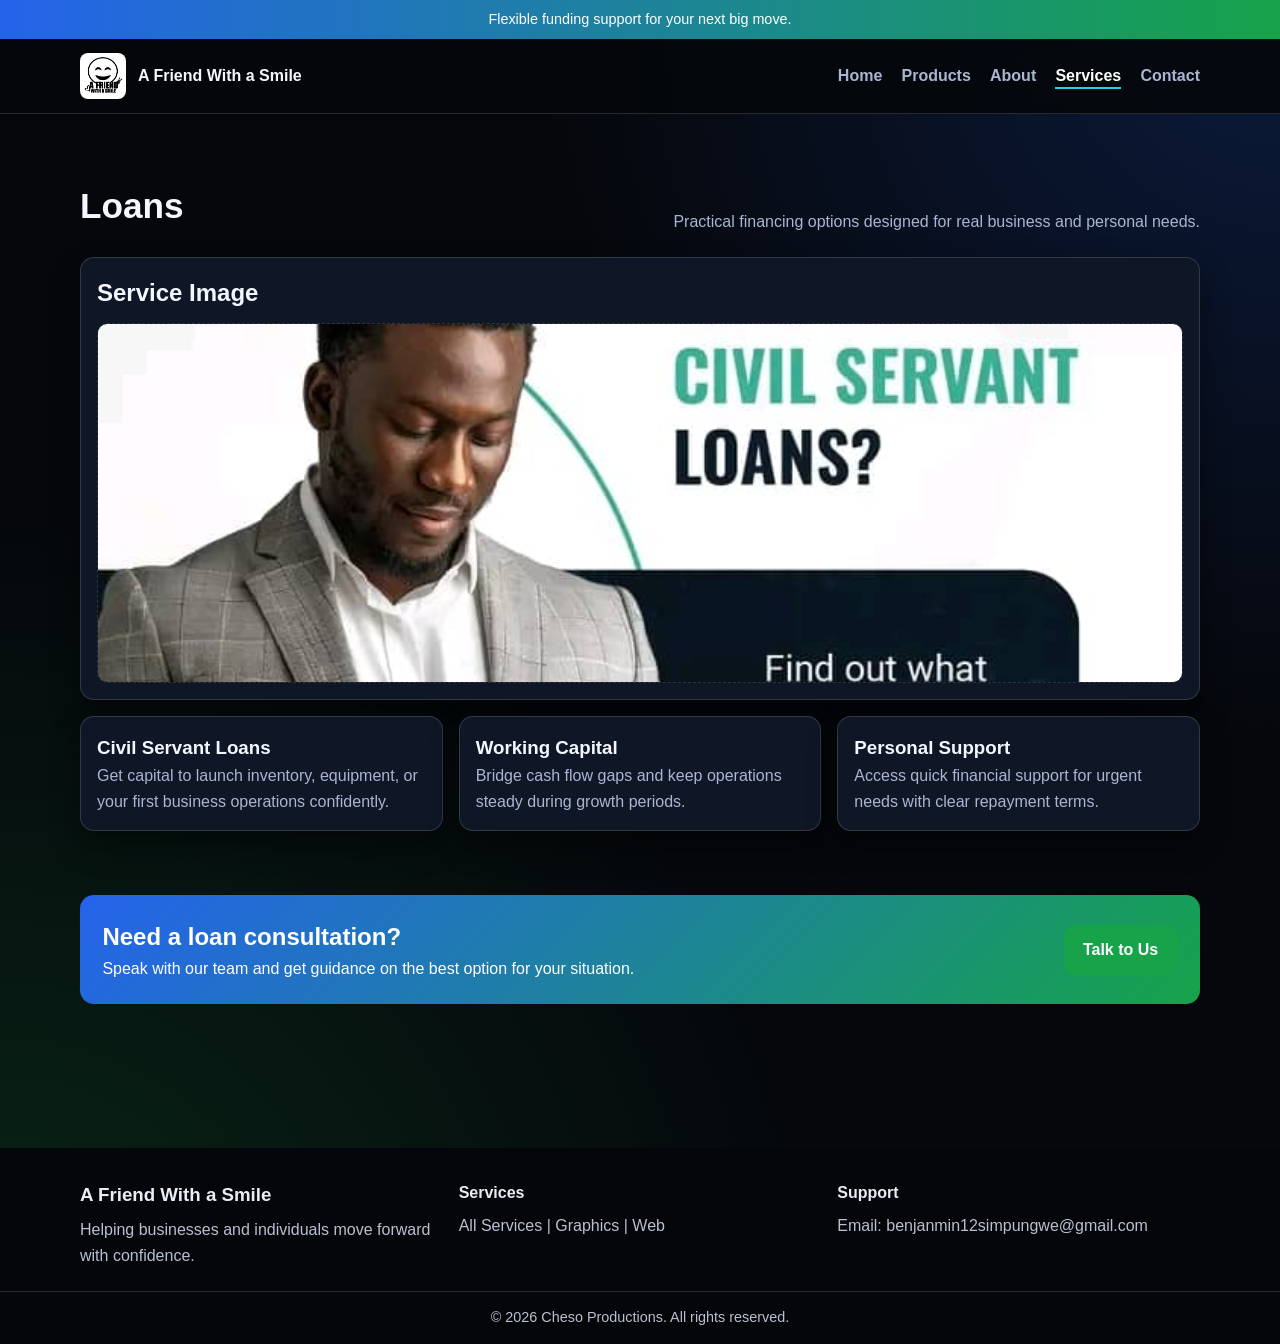
<file: loans.html>
<!DOCTYPE html>
<html lang="en">
<head>
  <meta charset="UTF-8">
  <meta name="viewport" content="width=device-width, initial-scale=1.0">
  <title>Loans | A Friend With a Smile</title>
  <meta name="description" content="Flexible loan solutions for personal and small business growth.">
  <link rel="stylesheet" href="style.css">
</head>
<body>
  <div class="announcement">Flexible funding support for your next big move.</div>

  <header>
    <nav class="navbar container">
      <a class="logo" href="index.html" aria-label="A Friend With a Smile home">
        <img src="img/logo.jpg" alt="A Friend With a Smile logo">
        <span>A Friend With a Smile</span>
      </a>
      <button class="menu-toggle" id="menu-toggle" aria-label="Toggle menu">&#9776;</button>
      <ul class="nav-links" id="nav-links">
        <li><a href="index.html">Home</a></li>
        <li><a href="products.html">Products</a></li>
        <li><a href="about.html">About</a></li>
        <li><a href="services.html" class="active">Services</a></li>
        <li><a href="contact.html">Contact</a></li>
      </ul>
    </nav>
  </header>

  <main class="section container">
    <div class="section-heading">
      <h1>Loans</h1>
      <p class="muted">Practical financing options designed for real business and personal needs.</p>
    </div>

    <section class="service-image-slot">
      <h2>Service Image</h2>
      <img src="img/loan.jpg.jpg" alt="Loans service showcase" loading="lazy">

    </section>

    <section class="cards-3">
      <article class="value-card">
        <h3>Civil Servant Loans</h3>
        <p>Get capital to launch inventory, equipment, or your first business operations confidently.</p>
      </article>
      <article class="value-card">
        <h3>Working Capital</h3>
        <p>Bridge cash flow gaps and keep operations steady during growth periods.</p>
      </article>
      <article class="value-card">
        <h3>Personal Support</h3>
        <p>Access quick financial support for urgent needs with clear repayment terms.</p>
      </article>
    </section>

    <section class="section">
      <div class="newsletter">
        <div>
          <h2>Need a loan consultation?</h2>
          <p>Speak with our team and get guidance on the best option for your situation.</p>
        </div>
        <a class="btn btn-secondary" href="contact.html">Talk to Us</a>
      </div>
    </section>
  </main>

  <footer class="footer">
    <div class="container footer-grid">
      <div>
        <h3>A Friend With a Smile</h3>
        <p>Helping businesses and individuals move forward with confidence.</p>
      </div>
      <div>
        <h4>Services</h4>
        <p><a href="services.html">All Services</a> | <a href="graphics-design.html">Graphics</a> | <a href="web-development.html">Web</a></p>
      </div>
      <div>
        <h4>Support</h4>
        <p>Email: benjanmin12simpungwe@gmail.com</p>
      </div>
    </div>
    <p class="copyright">&copy; 2026 Cheso Productions. All rights reserved.</p>
  </footer>

  <script>
    const menuToggle = document.getElementById("menu-toggle");
    const navLinks = document.getElementById("nav-links");

    if (menuToggle && navLinks) {
      menuToggle.addEventListener("click", () => {
        navLinks.classList.toggle("show");
      });
    }
  </script>
</body>
</html>
</file>
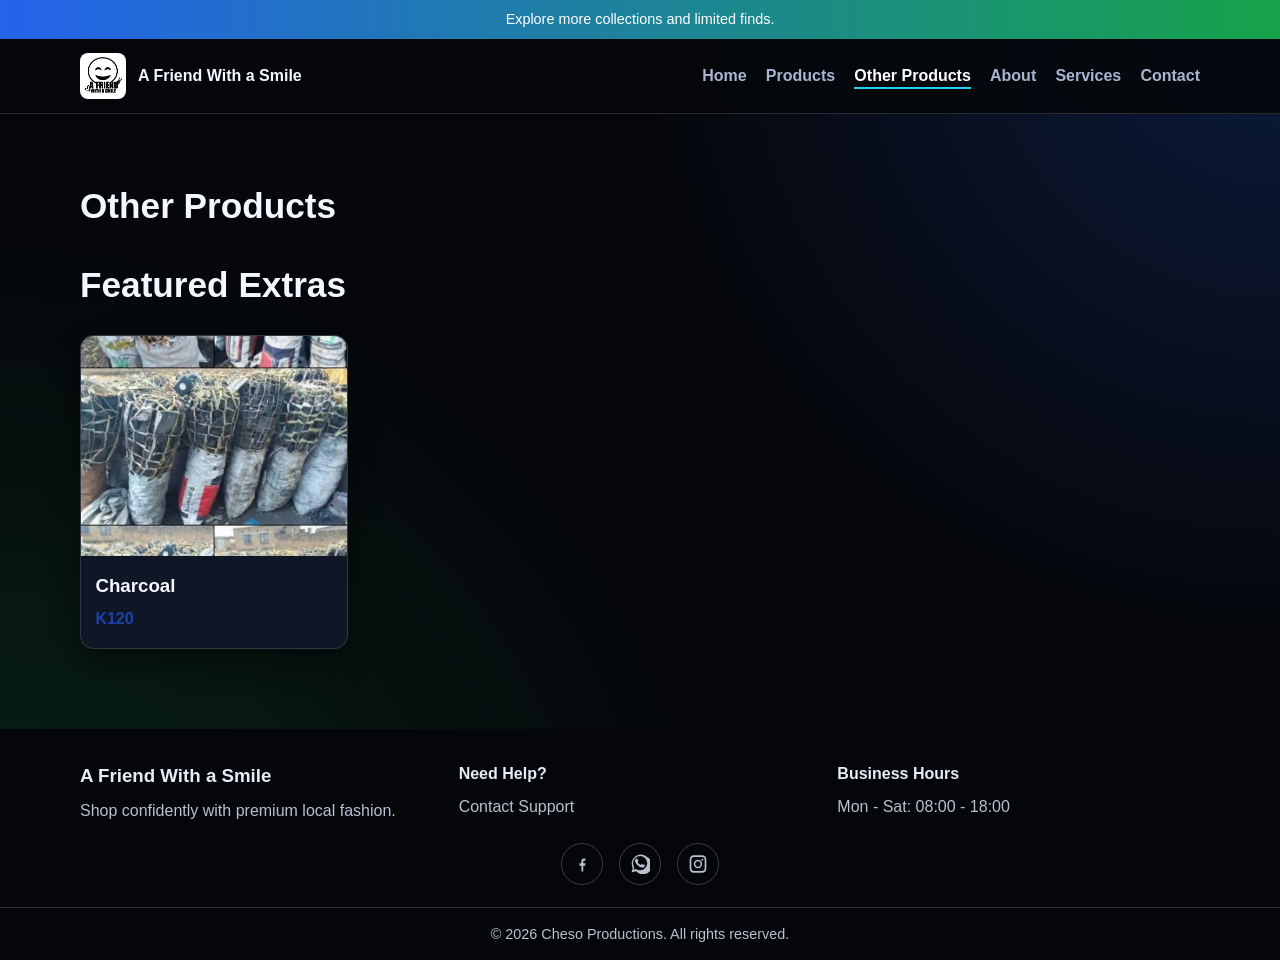
<file: other-products.html>
<!DOCTYPE html>
<html lang="en">
<head>
  <meta charset="UTF-8">
  <meta name="viewport" content="width=device-width, initial-scale=1.0">
  <title>Other Products | A Friend With a Smile</title>
  <meta name="description" content="Browse additional products and special collections.">
  <link rel="stylesheet" href="style.css">
</head>
<body>
  <div class="announcement">Explore more collections and limited finds.</div>

  <header>
    <nav class="navbar container">
      <a class="logo" href="index.html" aria-label="A Friend With a Smile home">
        <img src="img/logo.jpg" alt="A Friend With a Smile logo">
        <span>A Friend With a Smile</span>
      </a>
      <button class="menu-toggle" id="menu-toggle" aria-label="Toggle menu">&#9776;</button>
      <ul class="nav-links" id="nav-links">
        <li><a href="index.html">Home</a></li>
        <li><a href="products.html">Products</a></li>
        <li><a href="other-products.html" class="active">Other Products</a></li>
        <li><a href="about.html">About</a></li>
        <li><a href="services.html">Services</a></li>
        <li><a href="contact.html">Contact</a></li>
      </ul>
    </nav>
  </header>

  <main class="section container">
    <div class="section-heading">
      <h1>Other Products</h1>
    </div>

    <section class="category-section">
      <div class="section-heading">
        <h2>Featured Extras</h2>
      </div>
      <div class="product-grid"> 
        <article class="product-item">
          <img src="img/charcoal.jpg.jpg" alt="" srcset="">
          <h3>Charcoal</h3>
          <p class="price">K120</p>
        </article>
        
      </div>
    </section>
  </main>

  <button class="back-to-top" id="back-to-top" aria-label="Back to top">&#8593;</button>

  <footer class="footer">
    <div class="container footer-grid">
      <div>
        <h3>A Friend With a Smile</h3>
        <p>Shop confidently with premium local fashion.</p>
      </div>
      <div>
        <h4>Need Help?</h4>
        <p><a href="contact.html">Contact Support</a></p>
      </div>
      <div>
        <h4>Business Hours</h4>
        <p>Mon - Sat: 08:00 - 18:00</p>
      </div>
    </div>
    <div class="container social-links">
      <a href="#" aria-label="Facebook">
        <svg viewBox="0 0 24 24" aria-hidden="true">
          <path d="M13.5 21v-7h2.3l.4-2.8h-2.7V9.4c0-.8.2-1.4 1.4-1.4H16V5.5c-.2 0-.9-.1-1.8-.1-1.8 0-3 1.1-3 3.2v2.6H9v2.8h2.4v7h2.1Z"/>
        </svg>
        <span class="sr-only">Facebook</span>
      </a>
      <a href="#" aria-label="WhatsApp">
        <svg viewBox="0 0 24 24" aria-hidden="true">
          <path d="M20.5 3.5A11 11 0 0 0 3.3 16.7L2 22l5.4-1.3a11 11 0 1 0 13.1-17.2Zm-8.5 16a8.5 8.5 0 0 1-4.3-1.2l-.3-.2-3.2.8.9-3.1-.2-.3A8.5 8.5 0 1 1 12 19.5Zm4.7-6.4c-.3-.1-1.8-.9-2-1-.3-.1-.5-.1-.7.1l-.6.7c-.2.2-.4.3-.8.1a6.9 6.9 0 0 1-2-1.3 7.8 7.8 0 0 1-1.4-1.7c-.1-.2 0-.4.1-.6l.4-.5.2-.4c.1-.2 0-.4 0-.5l-.9-2.1c-.2-.5-.5-.4-.7-.4h-.6c-.2 0-.5.1-.7.3-.2.2-1 1-1 2.4s1 2.8 1.1 3c.1.2 2 3.1 4.9 4.3.7.3 1.3.5 1.7.6.7.2 1.3.2 1.8.1.6-.1 1.8-.8 2.1-1.6.3-.8.3-1.4.2-1.6-.1-.1-.3-.2-.6-.4Z"/>
        </svg>
        <span class="sr-only">WhatsApp</span>
      </a>
      <a href="#" aria-label="Instagram">
        <svg viewBox="0 0 24 24" aria-hidden="true">
          <path d="M12 7a5 5 0 1 0 0 10 5 5 0 0 0 0-10Zm0 8.2A3.2 3.2 0 1 1 12 8.8a3.2 3.2 0 0 1 0 6.4Zm6.4-8.3a1.2 1.2 0 1 1-2.4 0 1.2 1.2 0 0 1 2.4 0ZM22 8.1c0-1.5 0-2.5-.4-3.5a4.8 4.8 0 0 0-2.8-2.8C17.8 1.4 16.8 1.4 15.3 1.4h-6.6c-1.5 0-2.5 0-3.5.4a4.8 4.8 0 0 0-2.8 2.8C2 5.6 2 6.6 2 8.1v7.8c0 1.5 0 2.5.4 3.5a4.8 4.8 0 0 0 2.8 2.8c1 .4 2 .4 3.5.4h6.6c1.5 0 2.5 0 3.5-.4a4.8 4.8 0 0 0 2.8-2.8c.4-1 .4-2 .4-3.5V8.1Zm-2 7.7c0 1.4 0 2.1-.2 2.7a2.9 2.9 0 0 1-1.7 1.7c-.6.2-1.3.2-2.7.2H8.6c-1.4 0-2.1 0-2.7-.2a2.9 2.9 0 0 1-1.7-1.7c-.2-.6-.2-1.3-.2-2.7V8.2c0-1.4 0-2.1.2-2.7a2.9 2.9 0 0 1 1.7-1.7c.6-.2 1.3-.2 2.7-.2h6.8c1.4 0 2.1 0 2.7.2a2.9 2.9 0 0 1 1.7 1.7c.2.6.2 1.3.2 2.7v7.6Z"/>
        </svg>
        <span class="sr-only">Instagram</span>
      </a>
    </div>
    <p class="copyright">&copy; 2026 Cheso Productions. All rights reserved.</p>
  </footer>

  <script>
    const menuToggle = document.getElementById("menu-toggle");
    const navLinks = document.getElementById("nav-links");
    const backToTop = document.getElementById("back-to-top");

    if (menuToggle && navLinks) {
      menuToggle.addEventListener("click", () => {
        navLinks.classList.toggle("show");
      });
    }

    if (backToTop) {
      const toggleBackToTop = () => {
        backToTop.classList.toggle("show", window.scrollY > 320);
      };

      window.addEventListener("scroll", toggleBackToTop);
      toggleBackToTop();

      backToTop.addEventListener("click", () => {
        window.scrollTo({ top: 0, behavior: "smooth" });
      });
    }
  </script>
</body>
</html>
</file>
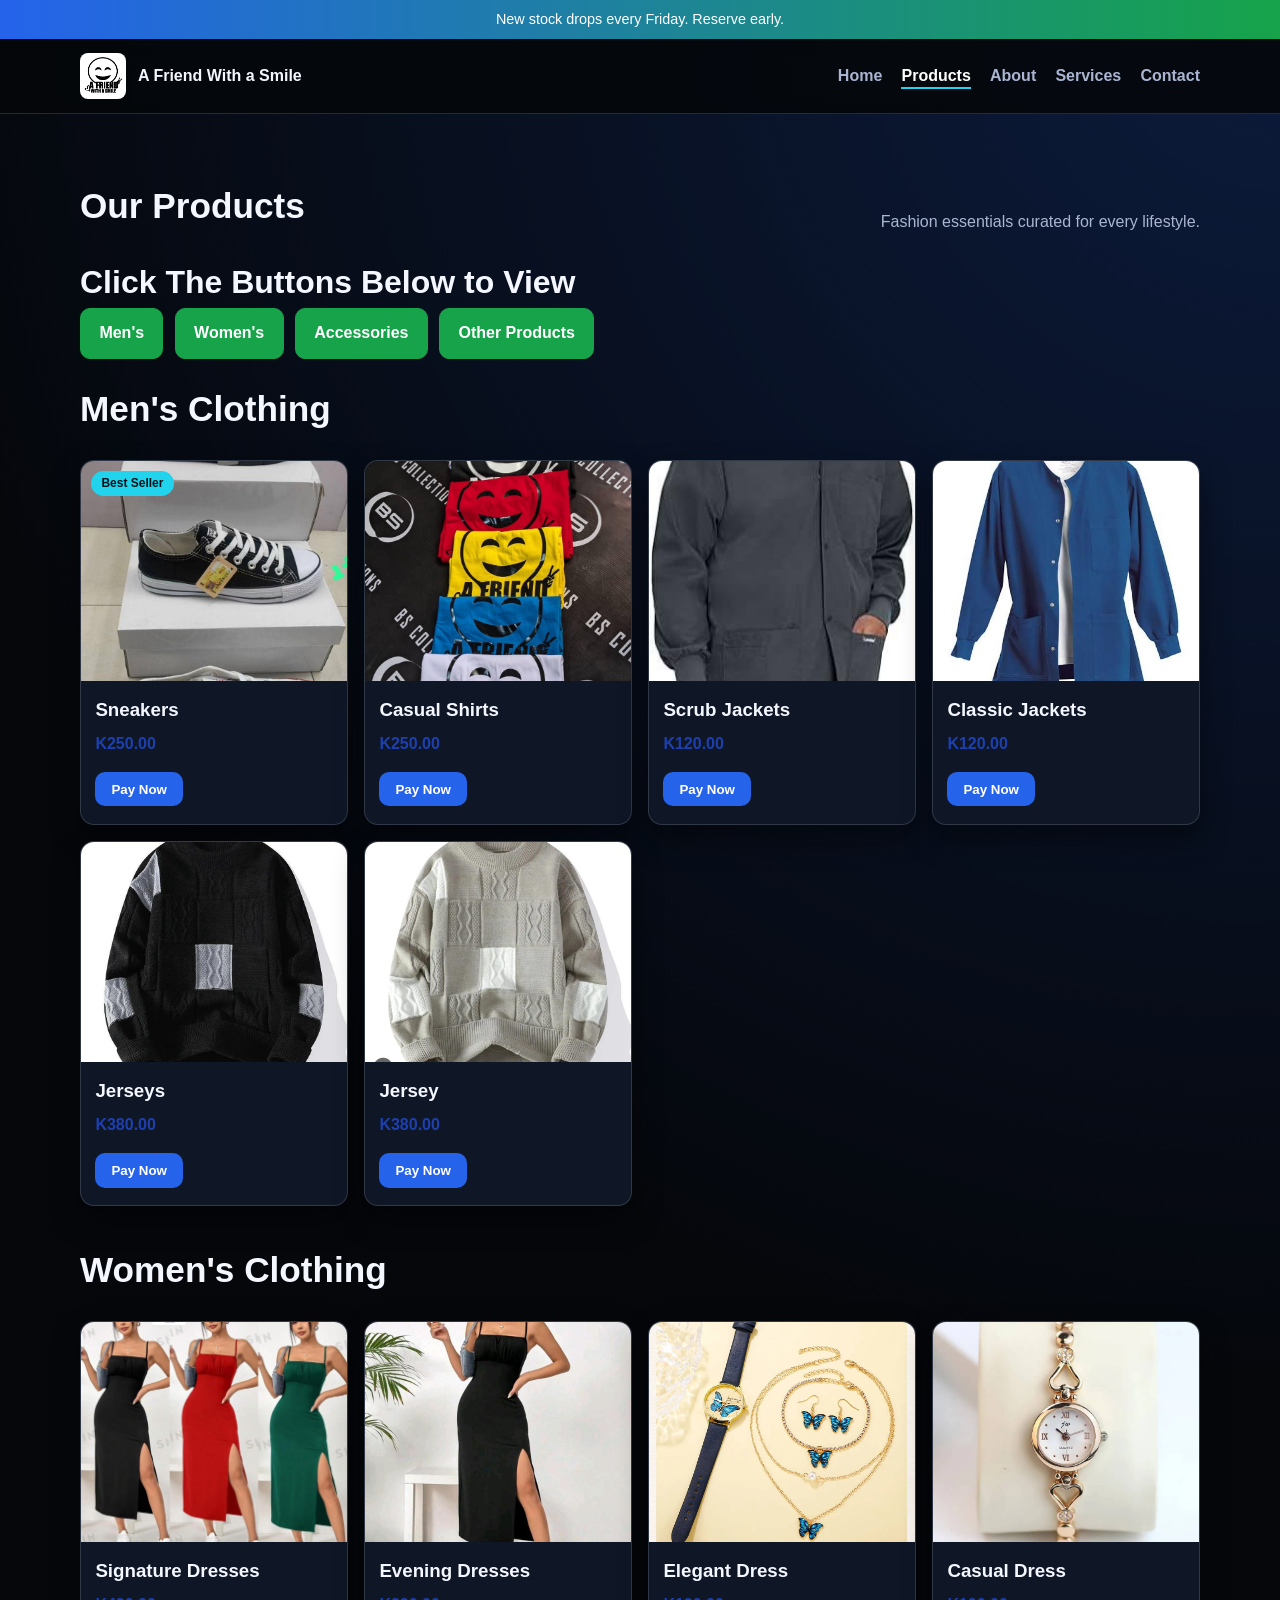
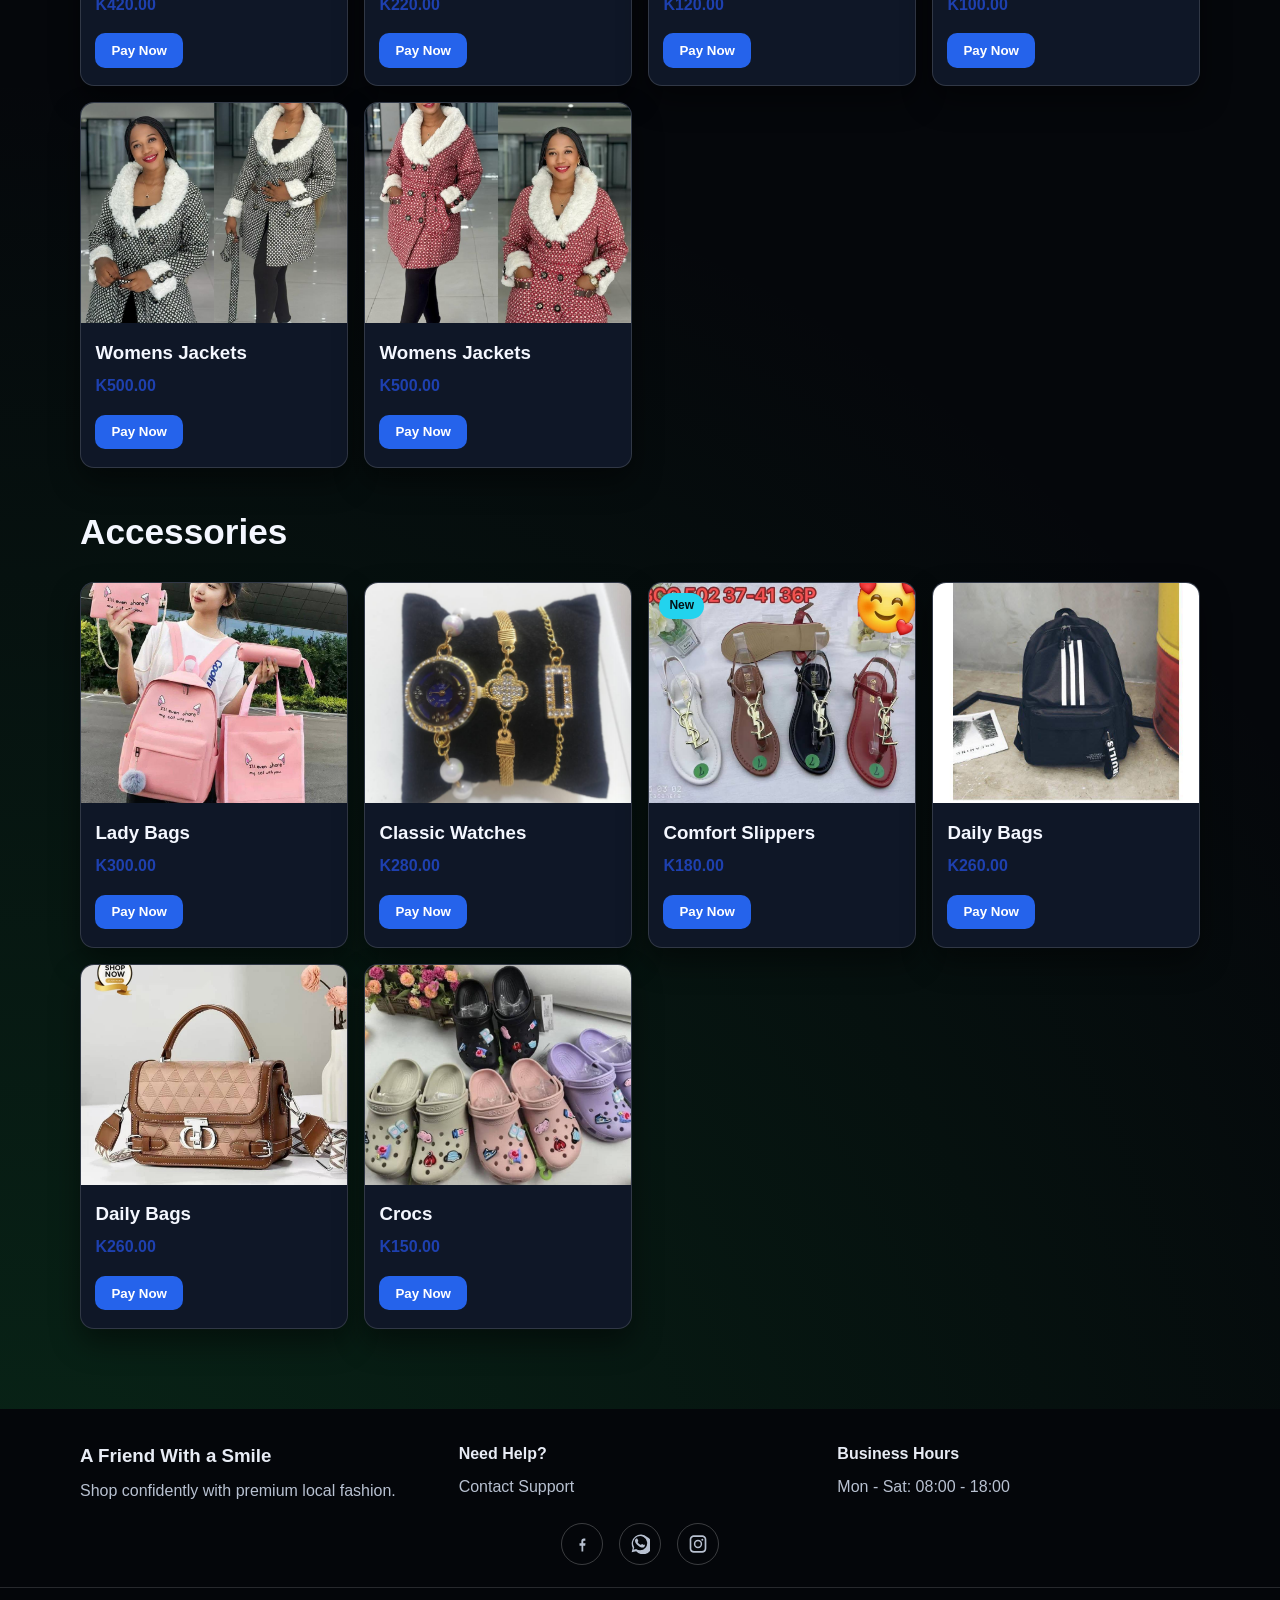
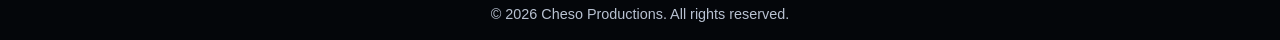
<file: products.html>
<!DOCTYPE html>
<html lang="en">
<head>
  <meta charset="UTF-8">
  <meta name="viewport" content="width=device-width, initial-scale=1.0">
  <title>Products | A Friend With a Smile</title>
  <meta name="description" content="Explore our latest collection of clothing, shoes, and accessories.">
  <link rel="stylesheet" href="style.css">
</head>
<body>
  <div class="announcement">New stock drops every Friday. Reserve early.</div>

  <header>
    <nav class="navbar container">
      <a class="logo" href="index.html" aria-label="A Friend With a Smile home">
        <img src="img/logo.jpg" alt="A Friend With a Smile logo">
        <span>A Friend With a Smile</span>
      </a>
      <button class="menu-toggle" id="menu-toggle" aria-label="Toggle menu">&#9776;</button>
      <ul class="nav-links" id="nav-links">
        <li><a href="index.html">Home</a></li>
        <li><a href="products.html" class="active">Products</a></li>
        <li><a href="about.html">About</a></li>
        <li><a href="services.html">Services</a></li>
        <li><a href="contact.html">Contact</a></li>
      </ul>
    </nav>
  </header>

  <main class="section container">
    <div class="section-heading">
      <h1>Our Products</h1>
      <p class="muted">Fashion essentials curated for every lifestyle.</p>
    </div>
        <h1>Click The Buttons Below to View</h1>
    <div class="product-tabs" aria-label="Product categories">
      <a class="btn btn-secondary" href="#mens">Men's</a>
      <a class="btn btn-secondary" href="#womens">Women's</a>
      <a class="btn btn-secondary" href="#accessories">Accessories</a>
      <a class="btn btn-secondary" href="other-products.html">Other Products</a>
    </div>

    <section class="category-section" id="mens">
      <div class="section-heading">
        <h2>Men's Clothing</h2>
      </div>
      <div class="product-grid">
        <article class="product-item">
          <span class="badge">Best Seller</span>
          <img src="img/shoes.jpg" alt="Men's sneakers">
          <h3>Sneakers</h3>
          <p class="price">K250.00</p>
          <button class="pay-now" type="button" data-amount="250" data-product="Sneakers">Pay Now</button>
        </article>
        <article class="product-item">
          <img src="img/shirts.jpg.jpg" alt="Premium men's shirts">
          <h3>Casual Shirts</h3>
          <p class="price">K250.00</p>
          <button class="pay-now" type="button" data-amount="250" data-product="Casual Shirts">Pay Now</button>
        </article>
        <article class="product-item">
          <img src="img/one.jpg.jpg" alt="Men's scrub jacket">
          <h3>Scrub Jackets</h3>
          <p class="price">K120.00</p>
          <button class="pay-now" type="button" data-amount="120" data-product="Scrub Jackets">Pay Now</button>
        </article>
        <article class="product-item">
          <img src="img/two.jpg.jpg" alt="Men's jacket">
          <h3>Classic Jackets</h3>
          <p class="price">K120.00</p>
          <button class="pay-now" type="button" data-amount="120" data-product="Classic Jackets">Pay Now</button>
        </article>

        <article class="product-item">
          <img src="img/seven.jpg.jpg" alt="Men's jacket">
          <h3>Jerseys</h3>
          <p class="price">K380.00</p>
          <button class="pay-now" type="button" data-amount="380" data-product="Jerseys">Pay Now</button>
        </article>

        <article class="product-item">
          <img src="img/eight.jpg.jpg" alt="Men's jacket">
          <h3>Jersey</h3>
          <p class="price">K380.00</p>
          <button class="pay-now" type="button" data-amount="380" data-product="Jersey">Pay Now</button>
        </article>
      </div>
    </section>

    <section class="category-section" id="womens">
      <div class="section-heading">
        <h2>Women's Clothing</h2>
      </div>
      <div class="product-grid">
        <article class="product-item">
          <img src="img/dress.jpg.jpg" alt="Stylish dress">
          <h3>Signature Dresses</h3>
          <p class="price">K420.00</p>
          <button class="pay-now" type="button" data-amount="420" data-product="Signature Dresses">Pay Now</button>
        </article>
        <article class="product-item">
          <img src="img/dresss.jpg.jpg" alt="Evening dress">
          <h3>Evening Dresses</h3>
          <p class="price">K220.00</p>
          <button class="pay-now" type="button" data-amount="220" data-product="Evening Dresses">Pay Now</button>
        </article>
        <article class="product-item">
          <img src="img/four.jpg.jpg" alt="Women's evening dress">
          <h3>Elegant Dress</h3>
          <p class="price">K120.00</p>
          <button class="pay-now" type="button" data-amount="120" data-product="Elegant Dress">Pay Now</button>
        </article>
        <article class="product-item">
          <img src="img/five.jpg.jpg" alt="Women's casual dress">
          <h3>Casual Dress</h3>
          <p class="price">K100.00</p>
          <button class="pay-now" type="button" data-amount="100" data-product="Casual Dress">Pay Now</button>
        </article>

          <article class="product-item">
          <img src="img/nine.jpg.jpg" alt="Evening dress">
          <h3>Womens Jackets</h3>
          <p class="price">K500.00</p>
          <button class="pay-now" type="button" data-amount="500" data-product="Womens Jackets">Pay Now</button>
        </article>

          <article class="product-item">
          <img src="img/ten.jpg.jpg" alt="Evening dress">
          <h3>Womens Jackets</h3>
          <p class="price">K500.00</p>
          <button class="pay-now" type="button" data-amount="500" data-product="Womens Jackets">Pay Now</button>
        </article>
      </div>  
    </section>

    <section class="category-section" id="accessories">
      <div class="section-heading">
        <h2>Accessories</h2>
      </div>
      <div class="product-grid">
        <article class="product-item">
          <img src="img/ladybags.jpg.jpg" alt="Leather handbag">
          <h3>Lady Bags</h3>
          <p class="price">K300.00</p>
          <button class="pay-now" type="button" data-amount="300" data-product="Lady Bags">Pay Now</button>
        </article>
        <article class="product-item">
          <img src="img/watch.jpg.jpg" alt="Wrist watch">
          <h3>Classic Watches</h3>
          <p class="price">K280.00</p>
          <button class="pay-now" type="button" data-amount="280" data-product="Classic Watches">Pay Now</button>
        </article>
        <article class="product-item">
          <span class="badge">New</span>
          <img src="img/slippers.jpg.jpg" alt="Comfort slippers">
          <h3>Comfort Slippers</h3>
          <p class="price">K180.00</p>
          <button class="pay-now" type="button" data-amount="180" data-product="Comfort Slippers">Pay Now</button>
        </article>
        <article class="product-item">
          <img src="img/bag.jpg.jpg" alt="Daily carry bag">
          <h3>Daily Bags</h3>
          <p class="price">K260.00</p>
          <button class="pay-now" type="button" data-amount="260" data-product="Daily Bags">Pay Now</button>
        </article>

         <article class="product-item">
          <img src="img/eleven.jpg.jpg" alt="Daily carry bag">
          <h3>Daily Bags</h3>
          <p class="price">K260.00</p>
          <button class="pay-now" type="button" data-amount="260" data-product="Daily Bags">Pay Now</button>
        </article>

          <article class="product-item">
          <img src="img/twelve.jpg.jpg" alt="Daily carry bag">
          <h3>Crocs</h3>
          <p class="price">K150.00</p>
          <button class="pay-now" type="button" data-amount="150" data-product="Crocs">Pay Now</button>
        </article>
      </div>
    </section>
  </main>

  <div class="payment-modal" id="payment-modal" aria-hidden="true">
    <div class="payment-modal__backdrop" data-modal-close></div>
    <div class="payment-modal__card" role="dialog" aria-modal="true" aria-labelledby="payment-title">
      <button class="payment-modal__close" type="button" data-modal-close aria-label="Close payment form">&times;</button>
      <h3 id="payment-title">Complete Your Payment</h3>
      <p class="payment-modal__product">
        <span id="payment-product">Item</span>
        <span aria-hidden="true">•</span>
        <span id="payment-amount">K0.00</span>
      </p>
      <p class="payment-modal__note">
        After you click Pay Now, you will receive a prompt on your phone to enter your Mobile Money PIN.
      </p>
      <form id="payment-form" class="payment-form">
        <div class="payment-field">
          <label for="pay-first-name">First Name</label>
          <input id="pay-first-name" name="firstName" type="text" autocomplete="given-name" required>
        </div>
        <div class="payment-field">
          <label for="pay-last-name">Last Name</label>
          <input id="pay-last-name" name="lastName" type="text" autocomplete="family-name" required>
        </div>
        <div class="payment-field">
          <label for="pay-phone">Mobile Money Number</label>
          <input id="pay-phone" name="phone" type="tel" inputmode="tel" autocomplete="tel" required>
        </div>
        <div class="payment-field">
          <label for="pay-network">Network</label>
          <select id="pay-network" name="network" required>
            <option value="airtel">Airtel Money</option>
            <option value="mtn">MTN Money</option>
          </select>
        </div>
        <div class="payment-field">
          <label for="pay-amount">Amount (ZMW)</label>
          <input id="pay-amount" name="amount" type="number" min="1" step="0.01" inputmode="decimal" required>
        </div>
        <button class="btn btn-primary" type="submit">Pay Now</button>
      </form>
    </div>
  </div>

  <button class="back-to-top" id="back-to-top" aria-label="Back to top">&#8593;</button>

  <footer class="footer">
    <div class="container footer-grid">
      <div>
        <h3>A Friend With a Smile</h3>
        <p>Shop confidently with premium local fashion.</p>
      </div>
      <div>
        <h4>Need Help?</h4>
        <p><a href="contact.html">Contact Support</a></p>
      </div>
      <div>
        <h4>Business Hours</h4>
        <p>Mon - Sat: 08:00 - 18:00</p>
      </div>
    </div>
    <div class="container social-links">
      <a href="#" aria-label="Facebook">
        <svg viewBox="0 0 24 24" aria-hidden="true">
          <path d="M13.5 21v-7h2.3l.4-2.8h-2.7V9.4c0-.8.2-1.4 1.4-1.4H16V5.5c-.2 0-.9-.1-1.8-.1-1.8 0-3 1.1-3 3.2v2.6H9v2.8h2.4v7h2.1Z"/>
        </svg>
        <span class="sr-only">Facebook</span>
      </a>
      <a href="#" aria-label="WhatsApp">
        <svg viewBox="0 0 24 24" aria-hidden="true">
          <path d="M20.5 3.5A11 11 0 0 0 3.3 16.7L2 22l5.4-1.3a11 11 0 1 0 13.1-17.2Zm-8.5 16a8.5 8.5 0 0 1-4.3-1.2l-.3-.2-3.2.8.9-3.1-.2-.3A8.5 8.5 0 1 1 12 19.5Zm4.7-6.4c-.3-.1-1.8-.9-2-1-.3-.1-.5-.1-.7.1l-.6.7c-.2.2-.4.3-.8.1a6.9 6.9 0 0 1-2-1.3 7.8 7.8 0 0 1-1.4-1.7c-.1-.2 0-.4.1-.6l.4-.5.2-.4c.1-.2 0-.4 0-.5l-.9-2.1c-.2-.5-.5-.4-.7-.4h-.6c-.2 0-.5.1-.7.3-.2.2-1 1-1 2.4s1 2.8 1.1 3c.1.2 2 3.1 4.9 4.3.7.3 1.3.5 1.7.6.7.2 1.3.2 1.8.1.6-.1 1.8-.8 2.1-1.6.3-.8.3-1.4.2-1.6-.1-.1-.3-.2-.6-.4Z"/>
        </svg>
        <span class="sr-only">WhatsApp</span>
      </a>
      <a href="#" aria-label="Instagram">
        <svg viewBox="0 0 24 24" aria-hidden="true">
          <path d="M12 7a5 5 0 1 0 0 10 5 5 0 0 0 0-10Zm0 8.2A3.2 3.2 0 1 1 12 8.8a3.2 3.2 0 0 1 0 6.4Zm6.4-8.3a1.2 1.2 0 1 1-2.4 0 1.2 1.2 0 0 1 2.4 0ZM22 8.1c0-1.5 0-2.5-.4-3.5a4.8 4.8 0 0 0-2.8-2.8C17.8 1.4 16.8 1.4 15.3 1.4h-6.6c-1.5 0-2.5 0-3.5.4a4.8 4.8 0 0 0-2.8 2.8C2 5.6 2 6.6 2 8.1v7.8c0 1.5 0 2.5.4 3.5a4.8 4.8 0 0 0 2.8 2.8c1 .4 2 .4 3.5.4h6.6c1.5 0 2.5 0 3.5-.4a4.8 4.8 0 0 0 2.8-2.8c.4-1 .4-2 .4-3.5V8.1Zm-2 7.7c0 1.4 0 2.1-.2 2.7a2.9 2.9 0 0 1-1.7 1.7c-.6.2-1.3.2-2.7.2H8.6c-1.4 0-2.1 0-2.7-.2a2.9 2.9 0 0 1-1.7-1.7c-.2-.6-.2-1.3-.2-2.7V8.2c0-1.4 0-2.1.2-2.7a2.9 2.9 0 0 1 1.7-1.7c.6-.2 1.3-.2 2.7-.2h6.8c1.4 0 2.1 0 2.7.2a2.9 2.9 0 0 1 1.7 1.7c.2.6.2 1.3.2 2.7v7.6Z"/>
        </svg>
        <span class="sr-only">Instagram</span>
      </a>
    </div>
    <p class="copyright">&copy; 2026 Cheso Productions. All rights reserved.</p>
  </footer>


  
</body>
<script src="https://pay.lenco.co/js/v1/inline.js"></script>
<script src="script.js"></script>
</html>
</file>
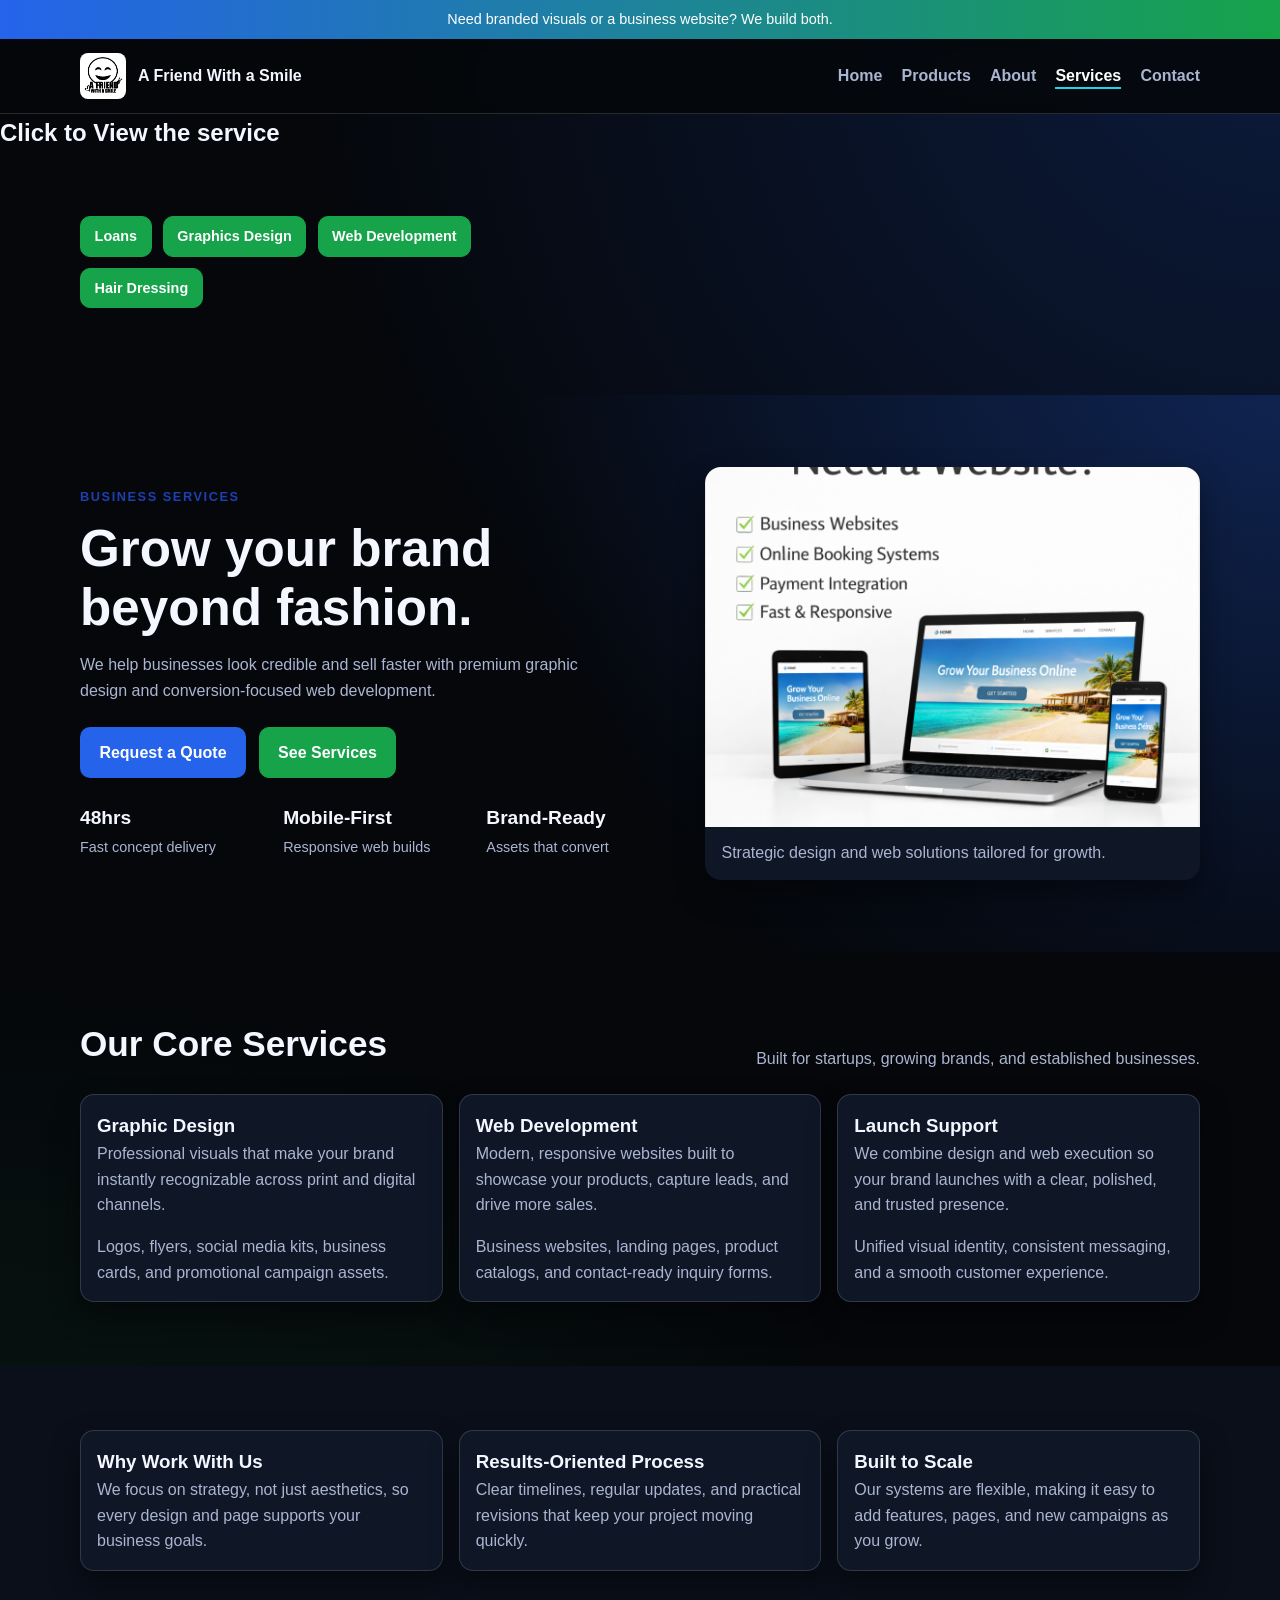
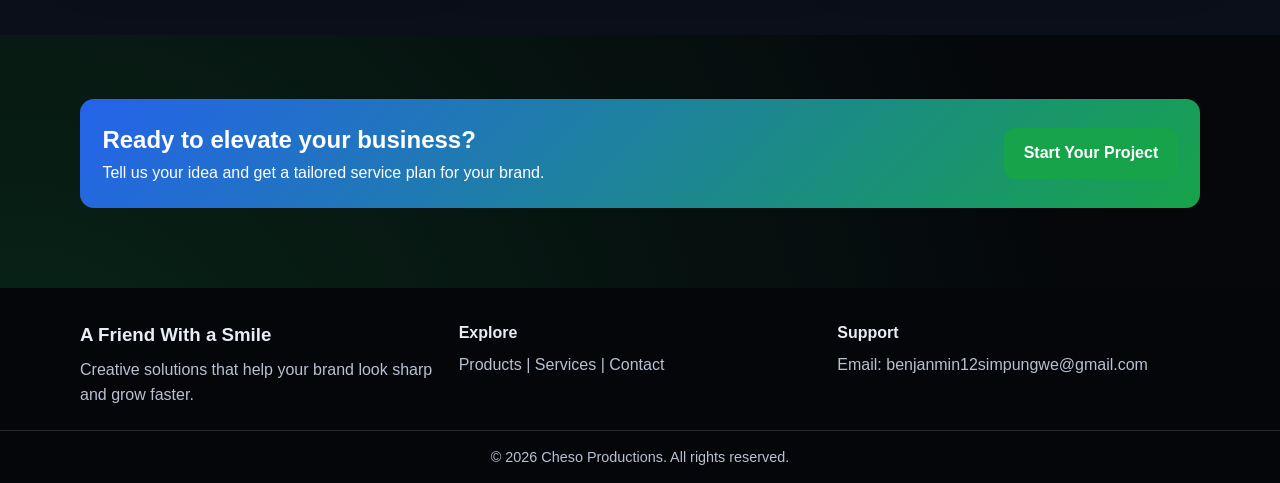
<file: services.html>
<!DOCTYPE html>
<html lang="en">
<head>
  <meta charset="UTF-8">
  <meta name="viewport" content="width=device-width, initial-scale=1.0">
  <title>Services | A Friend With a Smile</title>
  <meta name="description" content="Explore our professional services in graphic design and web development.">
  <link rel="stylesheet" href="style.css">
</head>
<body>
  <div class="announcement">Need branded visuals or a business website? We build both.</div>

  <header>
    <nav class="navbar container">
      <a class="logo" href="index.html" aria-label="A Friend With a Smile home">
        <img src="img/logo.jpg" alt="A Friend With a Smile logo">
        <span>A Friend With a Smile</span>
      </a>
      <button class="menu-toggle" id="menu-toggle" aria-label="Toggle menu">&#9776;</button>
      <ul class="nav-links" id="nav-links">
        <li><a href="index.html">Home</a></li>
        <li><a href="products.html">Products</a></li>
        <li><a href="about.html">About</a></li>
        <li><a href="services.html" class="active">Services</a></li>
        <li><a href="contact.html">Contact</a></li>
      </ul>
    </nav>
  </header>

  <main>
    <h2>Click to View the service</h2>
    <section class="section container">
      <div class="product-tabs service-tabs" aria-label="Service pages">
        <a class="btn btn-secondary" href="loans.html">Loans</a>
        <a class="btn btn-secondary" href="graphics-design.html">Graphics Design</a>
        <a class="btn btn-secondary" href="web-development.html">Web Development</a>
        <a class="btn btn-secondary" href="hair-dressing.html">Hair Dressing</a>
      </div>
    </section>

    <section class="hero">
      <div class="container hero-grid">
        <div>
          <p class="eyebrow">BUSINESS SERVICES</p>
          <h1>Grow your brand beyond fashion.</h1>
          <p class="hero-text">We help businesses look credible and sell faster with premium graphic design and conversion-focused web development.</p>
          <div class="hero-actions">
            <a class="btn btn-primary" href="contact.html">Request a Quote</a>
            <a class="btn btn-secondary" href="#service-list">See Services</a>
          </div>
          <div class="stats">
            <div><strong>48hrs</strong><span>Fast concept delivery</span></div>
            <div><strong>Mobile-First</strong><span>Responsive web builds</span></div>
            <div><strong>Brand-Ready</strong><span>Assets that convert</span></div>
          </div>
        </div>
        <div class="hero-card">
          <img src="img/web.jpg.png" alt="Creative services showcase">
          <p>Strategic design and web solutions tailored for growth.</p>
        </div>
      </div>
    </section>

    <section class="section container" id="service-list">
      <div class="section-heading">
        <h2>Our Core Services</h2>
        <p class="muted">Built for startups, growing brands, and established businesses.</p>
      </div>

      <div class="cards-3">
        <article class="value-card">
          <h3>Graphic Design</h3>
          <p>Professional visuals that make your brand instantly recognizable across print and digital channels.</p>
          <p class="muted">Logos, flyers, social media kits, business cards, and promotional campaign assets.</p>
        </article>

        <article class="value-card">
          <h3>Web Development</h3>
          <p>Modern, responsive websites built to showcase your products, capture leads, and drive more sales.</p>
          <p class="muted">Business websites, landing pages, product catalogs, and contact-ready inquiry forms.</p>
        </article>

        <article class="value-card">
          <h3>Launch Support</h3>
          <p>We combine design and web execution so your brand launches with a clear, polished, and trusted presence.</p>
          <p class="muted">Unified visual identity, consistent messaging, and a smooth customer experience.</p>
        </article>
      </div>
    </section>

    <section class="section section-alt">
      <div class="container trust-grid">
        <article>
          <h3>Why Work With Us</h3>
          <p>We focus on strategy, not just aesthetics, so every design and page supports your business goals.</p>
        </article>
        <article>
          <h3>Results-Oriented Process</h3>
          <p>Clear timelines, regular updates, and practical revisions that keep your project moving quickly.</p>
        </article>
        <article>
          <h3>Built to Scale</h3>
          <p>Our systems are flexible, making it easy to add features, pages, and new campaigns as you grow.</p>
        </article>
      </div>
    </section>

    <section class="section container">
      <div class="newsletter">
        <div>
          <h2>Ready to elevate your business?</h2>
          <p>Tell us your idea and get a tailored service plan for your brand.</p>
        </div>
        <a class="btn btn-secondary" href="contact.html">Start Your Project</a>
      </div>
    </section>
  </main>

  <footer class="footer">
    <div class="container footer-grid">
      <div>
        <h3>A Friend With a Smile</h3>
        <p>Creative solutions that help your brand look sharp and grow faster.</p>
      </div>
      <div>
        <h4>Explore</h4>
        <p><a href="products.html">Products</a> | <a href="services.html">Services</a> | <a href="contact.html">Contact</a></p>
      </div>
      <div>
        <h4>Support</h4>
        <p>Email: benjanmin12simpungwe@gmail.com</p>
      </div>
    </div>
    <p class="copyright">&copy; 2026 Cheso Productions. All rights reserved.</p>
  </footer>

  <script>
    const menuToggle = document.getElementById("menu-toggle");
    const navLinks = document.getElementById("nav-links");

    if (menuToggle && navLinks) {
      menuToggle.addEventListener("click", () => {
        navLinks.classList.toggle("show");
      });
    }
  </script>
</body>
</html>
</file>
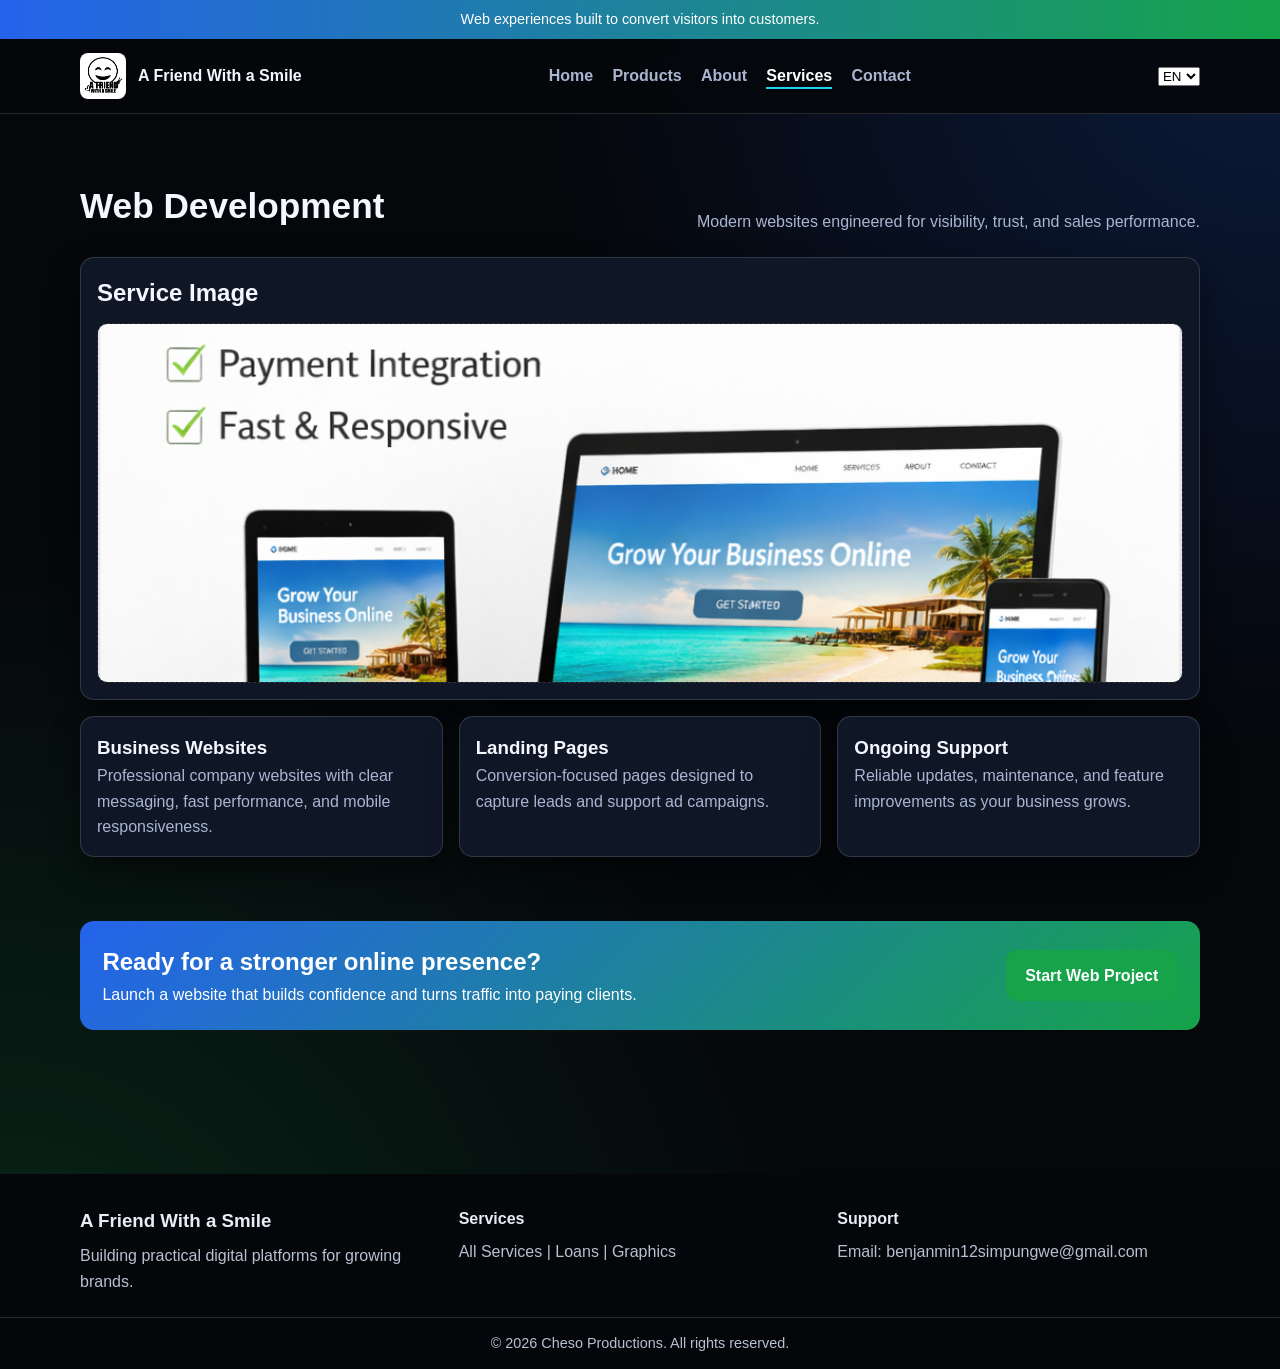
<file: web-development.html>
<!DOCTYPE html>
<html lang="en">
<head>
  <meta charset="UTF-8">
  <meta name="viewport" content="width=device-width, initial-scale=1.0">
  <title>Web Development | A Friend With a Smile</title>
  <meta id="meta-description" name="description" content="High-performing web development services for businesses ready to scale online.">
  <link rel="stylesheet" href="style.css">
</head>
<body>
  <div class="announcement" data-i18n="announcement">Web experiences built to convert visitors into customers.</div>

  <header>
    <nav class="navbar container">
      <a class="logo" href="index.html" aria-label="A Friend With a Smile home">
        <img src="img/logo.jpg" alt="A Friend With a Smile logo">
        <span>A Friend With a Smile</span>
      </a>
      <button class="menu-toggle" id="menu-toggle" aria-label="Toggle menu">&#9776;</button>
      <ul class="nav-links" id="nav-links">
        <li><a href="index.html" data-i18n="navHome">Home</a></li>
        <li><a href="products.html" data-i18n="navProducts">Products</a></li>
        <li><a href="about.html" data-i18n="navAbout">About</a></li>
        <li><a href="services.html" class="active" data-i18n="navServices">Services</a></li>
        <li><a href="contact.html" data-i18n="navContact">Contact</a></li>
      </ul>
      <select id="language-select" aria-label="Language selector">
        <option value="en">EN</option>
        <option value="es">ES</option>
        <option value="fr">FR</option>
        <option value="gr">GR</option>
      </select>
    </nav>
  </header>

  <main class="section container">
    <div class="section-heading">
      <h1 data-i18n="pageHeading">Web Development</h1>
      <p class="muted" data-i18n="pageSubtitle">Modern websites engineered for visibility, trust, and sales performance.</p>
    </div>

    <section class="service-image-slot">
      <h2 data-i18n="serviceImage">Service Image</h2>
      <img src="img/web.jpg.png" alt="Web development service showcase" loading="lazy">
  
    </section>

    <section class="cards-3">
      <article class="value-card">
        <h3 data-i18n="businessWebsites">Business Websites</h3>
        <p data-i18n="businessWebsitesText">Professional company websites with clear messaging, fast performance, and mobile responsiveness.</p>
      </article>
      <article class="value-card">
        <h3 data-i18n="landingPages">Landing Pages</h3>
        <p data-i18n="landingPagesText">Conversion-focused pages designed to capture leads and support ad campaigns.</p>
      </article>
      <article class="value-card">
        <h3 data-i18n="ongoingSupport">Ongoing Support</h3>
        <p data-i18n="ongoingSupportText">Reliable updates, maintenance, and feature improvements as your business grows.</p>
      </article>
    </section>

    <section class="section">
      <div class="newsletter">
        <div>
          <h2 data-i18n="ctaTitle">Ready for a stronger online presence?</h2>
          <p data-i18n="ctaText">Launch a website that builds confidence and turns traffic into paying clients.</p>
        </div>
        <a class="btn btn-secondary" href="contact.html" data-i18n="startProject">Start Web Project</a>
      </div>
    </section>
  </main>

  <footer class="footer">
    <div class="container footer-grid">
      <div>
        <h3>A Friend With a Smile</h3>
        <p data-i18n="footerText">Building practical digital platforms for growing brands.</p>
      </div>
      <div>
        <h4 data-i18n="navServices">Services</h4>
        <p><a href="services.html" data-i18n="allServices">All Services</a> | <a href="loans.html" data-i18n="loans">Loans</a> | <a href="graphics-design.html" data-i18n="graphics">Graphics</a></p>
      </div>
      <div>
        <h4 data-i18n="support">Support</h4>
        <p>Email: benjanmin12simpungwe@gmail.com</p>
      </div>
    </div>
    <p class="copyright">&copy; 2026 Cheso Productions. All rights reserved.</p>
  </footer>

  <script>
    const menuToggle = document.getElementById("menu-toggle");
    const navLinks = document.getElementById("nav-links");
    const languageSelect = document.getElementById("language-select");
    const metaDescription = document.getElementById("meta-description");

    const translations = {
      en: {
        pageTitle: "Web Development | A Friend With a Smile",
        metaDescription: "High-performing web development services for businesses ready to scale online.",
        announcement: "Web experiences built to convert visitors into customers.",
        navHome: "Home",
        navProducts: "Products",
        navAbout: "About",
        navServices: "Services",
        navContact: "Contact",
        pageHeading: "Web Development",
        pageSubtitle: "Modern websites engineered for visibility, trust, and sales performance.",
        serviceImage: "Service Image",
        businessWebsites: "Business Websites",
        businessWebsitesText: "Professional company websites with clear messaging, fast performance, and mobile responsiveness.",
        landingPages: "Landing Pages",
        landingPagesText: "Conversion-focused pages designed to capture leads and support ad campaigns.",
        ongoingSupport: "Ongoing Support",
        ongoingSupportText: "Reliable updates, maintenance, and feature improvements as your business grows.",
        ctaTitle: "Ready for a stronger online presence?",
        ctaText: "Launch a website that builds confidence and turns traffic into paying clients.",
        startProject: "Start Web Project",
        footerText: "Building practical digital platforms for growing brands.",
        allServices: "All Services",
        loans: "Loans",
        graphics: "Graphics",
        support: "Support"
      },
      es: {
        pageTitle: "Desarrollo Web | A Friend With a Smile",
        metaDescription: "Servicios de desarrollo web de alto rendimiento para empresas listas para crecer en linea.",
        announcement: "Experiencias web creadas para convertir visitantes en clientes.",
        navHome: "Inicio",
        navProducts: "Productos",
        navAbout: "Nosotros",
        navServices: "Servicios",
        navContact: "Contacto",
        pageHeading: "Desarrollo web",
        pageSubtitle: "Sitios modernos creados para visibilidad, confianza y rendimiento en ventas.",
        serviceImage: "Imagen del servicio",
        businessWebsites: "Sitios empresariales",
        businessWebsitesText: "Sitios profesionales con mensajes claros, velocidad y respuesta movil.",
        landingPages: "Paginas de aterrizaje",
        landingPagesText: "Paginas orientadas a conversion para captar clientes potenciales y apoyar campanas.",
        ongoingSupport: "Soporte continuo",
        ongoingSupportText: "Actualizaciones, mantenimiento y mejoras confiables mientras crece tu negocio.",
        ctaTitle: "Listo para una presencia online mas fuerte?",
        ctaText: "Lanza un sitio que genere confianza y convierta visitas en clientes de pago.",
        startProject: "Iniciar proyecto web",
        footerText: "Construimos plataformas digitales practicas para marcas en crecimiento.",
        allServices: "Todos los servicios",
        loans: "Prestamos",
        graphics: "Diseno grafico",
        support: "Soporte"
      },
      fr: {
        pageTitle: "Developpement Web | A Friend With a Smile",
        metaDescription: "Services de developpement web performants pour les entreprises qui veulent evoluer en ligne.",
        announcement: "Des experiences web concues pour convertir les visiteurs en clients.",
        navHome: "Accueil",
        navProducts: "Produits",
        navAbout: "A propos",
        navServices: "Services",
        navContact: "Contact",
        pageHeading: "Developpement web",
        pageSubtitle: "Des sites modernes concus pour la visibilite, la confiance et la performance commerciale.",
        serviceImage: "Image du service",
        businessWebsites: "Sites d entreprise",
        businessWebsitesText: "Sites professionnels avec message clair, rapidite et adaptation mobile.",
        landingPages: "Pages d atterrissage",
        landingPagesText: "Pages axees conversion pour capturer des prospects et soutenir les campagnes publicitaires.",
        ongoingSupport: "Support continu",
        ongoingSupportText: "Mises a jour, maintenance et evolutions fiables au rythme de votre croissance.",
        ctaTitle: "Pret pour une presence en ligne plus forte ?",
        ctaText: "Lancez un site qui inspire confiance et transforme le trafic en clients payants.",
        startProject: "Demarrer un projet web",
        footerText: "Nous construisons des plateformes numeriques pratiques pour les marques en croissance.",
        allServices: "Tous les services",
        loans: "Prets",
        graphics: "Graphisme",
        support: "Support"
      },
      gr: {
        pageTitle: "Ανάπτυξη Ιστοσελίδων | A Friend With a Smile",
        metaDescription: "Υψηλής απόδοσης υπηρεσίες ανάπτυξης ιστοσελίδων για επιχειρήσεις που θέλουν να αναπτυχθούν online.",
        announcement: "Διαδικτυακές εμπειρίες που μετατρέπουν επισκέπτες σε πελάτες.",
        navHome: "Αρχική",
        navProducts: "Προϊόντα",
        navAbout: "Σχετικά",
        navServices: "Υπηρεσίες",
        navContact: "Επικοινωνία",
        pageHeading: "Ανάπτυξη Ιστοσελίδων",
        pageSubtitle: "Σύγχρονες ιστοσελίδες σχεδιασμένες για ορατότητα, εμπιστοσύνη και επιδόσεις πωλήσεων.",
        serviceImage: "Εικόνα υπηρεσίας",
        businessWebsites: "Εταιρικές ιστοσελίδες",
        businessWebsitesText: "Επαγγελματικές ιστοσελίδες με καθαρά μηνύματα, γρήγορη απόδοση και προσαρμογή σε κινητά.",
        landingPages: "Σελίδες προσγείωσης",
        landingPagesText: "Σελίδες με εστίαση στη μετατροπή για συλλογή leads και υποστήριξη καμπανιών.",
        ongoingSupport: "Συνεχής υποστήριξη",
        ongoingSupportText: "Αξιόπιστες ενημερώσεις, συντήρηση και βελτιώσεις καθώς μεγαλώνει η επιχείρησή σας.",
        ctaTitle: "Έτοιμοι για ισχυρότερη παρουσία online;",
        ctaText: "Ξεκινήστε έναν ιστότοπο που χτίζει εμπιστοσύνη και μετατρέπει την κίνηση σε πελάτες που πληρώνουν.",
        startProject: "Ξεκινήστε web project",
        footerText: "Χτίζουμε πρακτικές ψηφιακές πλατφόρμες για αναπτυσσόμενα brands.",
        allServices: "Όλες οι υπηρεσίες",
        loans: "Δάνεια",
        graphics: "Γραφικά",
        support: "Υποστήριξη"
      }
    };

    function applyLanguage(language) {
      const selected = translations[language] ? language : "en";
      const content = translations[selected];

      document.documentElement.lang = selected;
      document.title = content.pageTitle;
      if (metaDescription) {
        metaDescription.setAttribute("content", content.metaDescription);
      }

      document.querySelectorAll("[data-i18n]").forEach((element) => {
        const key = element.getAttribute("data-i18n");
        if (content[key]) {
          element.textContent = content[key];
        }
      });

      if (languageSelect) {
        languageSelect.value = selected;
      }
      localStorage.setItem("site-language", selected);
    }

    if (menuToggle && navLinks) {
      menuToggle.addEventListener("click", () => {
        navLinks.classList.toggle("show");
      });
    }

    if (languageSelect) {
      languageSelect.addEventListener("change", (event) => {
        applyLanguage(event.target.value);
      });
    }

    applyLanguage(localStorage.getItem("site-language") || "en");
  </script>
</body>
</html>
</file>
<file: style.css>
:root {
  --bg: #05070b;
  --surface: #0f1727;
  --ink: #f4f7ff;
  --muted: #aab5d1;
  --brand: #2563eb;
  --brand-dark: #1e40af;
  --green: #16a34a;
  --green-dark: #15803d;
  --accent: #22d3ee;
  --border: rgba(255, 255, 255, 0.14);
  --shadow: 0 14px 30px rgba(0, 0, 0, 0.45);
}

* {
  margin: 0;
  padding: 0;
  box-sizing: border-box;
}

body {
  font-family: "Segoe UI", Tahoma, Geneva, Verdana, sans-serif;
  color: var(--ink);
  background:
    radial-gradient(circle at top right, rgba(37, 99, 235, 0.22), transparent 40%),
    radial-gradient(circle at bottom left, rgba(22, 163, 74, 0.2), transparent 45%),
    var(--bg);
  line-height: 1.6;
}

img {
  max-width: 100%;
  display: block;
}

a {
  color: inherit;
  text-decoration: none;
}

.container {
  width: min(1120px, 92%);
  margin: 0 auto;
}

.announcement {
  background: linear-gradient(90deg, var(--brand), var(--green));
  color: #fff;
  text-align: center;
  font-size: 0.9rem;
  padding: 0.5rem 1rem;
}

header {
  background: rgba(5, 7, 11, 0.9);
  backdrop-filter: blur(6px);
  border-bottom: 1px solid var(--border);
  position: sticky;
  top: 0;
  z-index: 10;
}

.navbar {
  min-height: 74px;
  display: flex;
  align-items: center;
  justify-content: space-between;
  gap: 1.2rem;
}

.logo {
  display: inline-flex;
  align-items: center;
  gap: 0.75rem;
  font-weight: 700;
}

.logo img {
  width: 46px;
  height: 46px;
  border-radius: 8px;
  object-fit: cover;
}

.nav-links {
  list-style: none;
  display: flex;
  gap: 1.2rem;
  align-items: center;
}

.nav-links a {
  font-weight: 600;
  color: var(--muted);
  border-bottom: 2px solid transparent;
  padding-bottom: 3px;
}

.nav-links a:hover,
.nav-links a.active {
  color: #fff;
  border-bottom-color: var(--accent);
}

.menu-toggle {
  display: none;
  border: 1px solid var(--border);
  background: var(--surface);
  color: var(--ink);
  border-radius: 8px;
  padding: 0.35rem 0.65rem;
  font-size: 1.35rem;
  cursor: pointer;
}

.hero {
  padding: 4.5rem 0;
  background: radial-gradient(circle at top right, rgba(37, 99, 235, 0.2), transparent 55%);
}

.hero-grid {
  display: grid;
  grid-template-columns: 1.2fr 1fr;
  gap: 2rem;
  align-items: center;
}

.eyebrow {
  letter-spacing: 0.12em;
  font-size: 0.8rem;
  color: var(--brand-dark);
  font-weight: 700;
}

.hero h1 {
  font-size: clamp(2rem, 5vw, 3.2rem);
  line-height: 1.15;
  margin: 0.8rem 0 0.9rem;
}

.hero-text {
  color: var(--muted);
  max-width: 58ch;
}

.hero-actions {
  margin-top: 1.5rem;
  display: flex;
  gap: 0.8rem;
  flex-wrap: wrap;
}

.btn {
  padding: 0.72rem 1.15rem;
  border-radius: 10px;
  font-weight: 700;
  border: 1px solid transparent;
}

.btn-primary {
  background: var(--brand);
  color: #fff;
}

.btn-primary:hover {
  background: var(--brand-dark);
}

.btn-secondary {
  border-color: var(--green);
  background: var(--green);
  color: #fff;
}

.btn-secondary:hover {
  background: var(--green-dark);
}

.product-tabs {
  display: flex;
  gap: 0.7rem;
  flex-wrap: wrap;
  margin-bottom: 1.4rem;
}

.product-tabs .btn {
  transition: transform 0.2s ease, box-shadow 0.2s ease, background 0.2s ease;
}

.product-tabs .btn:hover {
  transform: translateY(-2px);
  box-shadow: 0 10px 20px rgba(0, 0, 0, 0.35);
}

.product-tabs .btn:focus-visible {
  outline: 2px solid var(--accent);
  outline-offset: 2px;
}

.service-tabs {
  max-width: 520px;
}

.service-tabs .btn {
  padding: 0.48rem 0.85rem;
  font-size: 0.9rem;
}

.stats {
  margin-top: 1.6rem;
  display: grid;
  grid-template-columns: repeat(3, minmax(120px, 1fr));
  gap: 1rem;
}

.stats strong {
  display: block;
  font-size: 1.2rem;
}

.stats span {
  color: var(--muted);
  font-size: 0.9rem;
}

.hero-card {
  background: var(--surface);
  border-radius: 16px;
  overflow: hidden;
  box-shadow: var(--shadow);
}

.hero-card img {
  width: 100%;
  height: 360px;
  object-fit: cover;
}

.hero-card p {
  padding: 0.85rem 1rem;
  color: var(--muted);
}

.section {
  padding: 4rem 0;
}

.section-alt {
  background: #0a0f1a;
}

.section-heading {
  margin-bottom: 1.4rem;
  display: flex;
  justify-content: space-between;
  align-items: flex-end;
  flex-wrap: wrap;
  gap: 0.5rem;
}

.section-heading h1,
.section-heading h2 {
  font-size: clamp(1.6rem, 3.2vw, 2.2rem);
}

.section-heading a {
  color: var(--brand-dark);
  font-weight: 700;
}

.muted {
  color: var(--muted);
}

.cards-3 {
  display: grid;
  grid-template-columns: repeat(3, minmax(0, 1fr));
  gap: 1rem;
}

.feature-card,
.value-card,
.trust-grid article,
.contact-cards article,
.about-panel {
  background: var(--surface);
  border: 1px solid var(--border);
  border-radius: 14px;
  box-shadow: var(--shadow);
}

.feature-card {
  overflow: hidden;
}

.feature-card img {
  width: 100%;
  height: 220px;
  object-fit: cover;
}

.feature-card h3,
.feature-card p,
.value-card h3,
.value-card p,
.trust-grid article h3,
.trust-grid article p {
  padding-inline: 1rem;
}

.feature-card h3,
.value-card h3,
.trust-grid article h3 {
  padding-top: 1rem;
}

.feature-card p,
.value-card p,
.trust-grid article p {
  padding-bottom: 1rem;
  color: var(--muted);
}

.trust-grid {
  display: grid;
  grid-template-columns: repeat(3, minmax(0, 1fr));
  gap: 1rem;
}

.newsletter {
  background: linear-gradient(135deg, var(--brand), var(--green));
  color: #fff;
  border-radius: 14px;
  padding: 1.4rem;
  display: flex;
  justify-content: space-between;
  align-items: center;
  gap: 1rem;
  flex-wrap: wrap;
}

.newsletter-form {
  display: flex;
  gap: 0.6rem;
  flex-wrap: wrap;
}

.newsletter-form input {
  min-width: 250px;
  border-radius: 10px;
  border: 1px solid rgba(255, 255, 255, 0.22);
  background: rgba(5, 7, 11, 0.7);
  color: #fff;
  padding: 0.7rem;
}

.newsletter-form button {
  border: none;
  background: #0b1120;
  color: #fff;
  font-weight: 700;
  padding: 0.7rem 1rem;
  border-radius: 10px;
  cursor: pointer;
}

.product-grid {
  display: grid;
  grid-template-columns: repeat(4, minmax(0, 1fr));
  gap: 1rem;
}

.category-section + .category-section {
  margin-top: 2.25rem;
}

.product-item {
  background: var(--surface);
  border: 1px solid var(--border);
  border-radius: 14px;
  overflow: hidden;
  box-shadow: var(--shadow);
  position: relative;
}

.product-item img {
  width: 100%;
  height: 220px;
  object-fit: cover;
}

.image-placeholder {
  width: 100%;
  height: 220px;
  background: linear-gradient(135deg, rgba(11, 17, 32, 0.18), rgba(11, 17, 32, 0.38));
  border-bottom: 1px solid var(--border);
}

.product-item h3,
.product-item .price {
  padding-inline: 0.9rem;
}

.product-item h3 {
  margin: 0.9rem 0 0.35rem;
}

.product-item .price {
  color: var(--brand-dark);
  font-weight: 700;
  margin-bottom: 1rem;
}

.pay-now {
  margin: 0 0 1.1rem 0.9rem;
  padding: 0.6rem 1rem;
  border: none;
  border-radius: 10px;
  background: var(--brand);
  color: #fff;
  font-weight: 700;
  cursor: pointer;
}

.pay-now:hover {
  background: var(--brand-dark);
}

.badge {
  position: absolute;
  left: 10px;
  top: 10px;
  background: var(--accent);
  color: #041217;
  font-weight: 700;
  border-radius: 100px;
  font-size: 0.75rem;
  padding: 0.2rem 0.65rem;
}

.about-panel {
  padding: 1.2rem;
  margin-bottom: 1rem;
}

.about-panel p {
  color: var(--muted);
  margin-top: 0.5rem;
}

.service-image-slot {
  background: var(--surface);
  border: 1px solid var(--border);
  border-radius: 14px;
  box-shadow: var(--shadow);
  padding: 1rem;
  margin-bottom: 1rem;
}

.service-image-slot h2 {
  margin-bottom: 0.7rem;
}

.service-image-slot img {
  width: 100%;
  height: min(360px, 50vw);
  min-height: 200px;
  object-fit: cover;
  border-radius: 10px;
  border: 1px dashed var(--border);
  background: #0b1220;
}

.service-image-slot p {
  margin-top: 0.7rem;
}

.values {
  margin-top: 1rem;
}

.contact-layout {
  display: grid;
  grid-template-columns: 1fr 1.3fr;
  gap: 1rem;
  align-items: start;
}

.contact-cards {
  display: grid;
  gap: 0.8rem;
}

.contact-cards article {
  padding: 1rem;
}

.contact-cards h3 {
  margin-bottom: 0.35rem;
}

.contact-cards p {
  color: var(--muted);
}

.contact-form {
  background: var(--surface);
  border: 1px solid var(--border);
  border-radius: 14px;
  box-shadow: var(--shadow);
  padding: 1.1rem;
  display: grid;
  gap: 0.55rem;
}

.contact-form label {
  font-size: 0.9rem;
  font-weight: 600;
}

.contact-form input,
.contact-form textarea {
  border: 1px solid var(--border);
  background: #0b1220;
  color: #fff;
  border-radius: 8px;
  padding: 0.68rem;
  font: inherit;
}

.contact-form button {
  margin-top: 0.4rem;
  border: none;
  border-radius: 10px;
  padding: 0.7rem;
  background: var(--green);
  color: #fff;
  font-weight: 700;
  cursor: pointer;
}

.footer {
  margin-top: 1rem;
  background: #04060a;
  color: #e8ecf5;
  padding-top: 2rem;
}

.footer-grid {
  display: grid;
  grid-template-columns: repeat(3, minmax(0, 1fr));
  gap: 1rem;
}

.footer h3,
.footer h4 {
  margin-bottom: 0.45rem;
}

.footer p,
.footer a {
  color: #b8c1d1;
}

.social-links {
  display: flex;
  justify-content: center;
  gap: 1rem;
  padding-top: 1.2rem;
}

.social-links a {
  border: 1px solid rgba(255, 255, 255, 0.22);
  border-radius: 999px;
  width: 42px;
  height: 42px;
  display: inline-flex;
  align-items: center;
  justify-content: center;
  transition: background 0.2s ease, color 0.2s ease;
}

.social-links svg {
  width: 20px;
  height: 20px;
  fill: currentColor;
}

.social-links a:hover {
  background: #e8ecf5;
  color: #10131a;
}

.back-to-top {
  position: fixed;
  right: 1rem;
  bottom: 1rem;
  width: 46px;
  height: 46px;
  border: none;
  border-radius: 999px;
  background: var(--brand);
  color: #fff;
  font-size: 1.3rem;
  line-height: 1;
  cursor: pointer;
  box-shadow: var(--shadow);
  opacity: 0;
  transform: translateY(8px);
  pointer-events: none;
  transition: opacity 0.2s ease, transform 0.2s ease, background 0.2s ease;
  z-index: 30;
}

.back-to-top:hover {
  background: var(--brand-dark);
}

.back-to-top.show {
  opacity: 1;
  transform: translateY(0);
  pointer-events: auto;
}

.copyright {
  text-align: center;
  font-size: 0.9rem;
  border-top: 1px solid rgba(255, 255, 255, 0.14);
  margin-top: 1.4rem;
  padding: 0.9rem;
}

.sr-only {
  position: absolute;
  width: 1px;
  height: 1px;
  padding: 0;
  margin: -1px;
  overflow: hidden;
  clip: rect(0, 0, 0, 0);
  border: 0;
}

.payment-modal {
  position: fixed;
  inset: 0;
  display: none;
  align-items: center;
  justify-content: center;
  z-index: 60;
}

.payment-modal.show {
  display: flex;
}

.payment-modal__backdrop {
  position: absolute;
  inset: 0;
  background: rgba(4, 6, 10, 0.78);
}

.payment-modal__card {
  position: relative;
  width: min(520px, 92%);
  background: var(--surface);
  border: 1px solid var(--border);
  border-radius: 16px;
  padding: 1.3rem;
  box-shadow: var(--shadow);
  z-index: 1;
}

.payment-modal__close {
  position: absolute;
  top: 0.6rem;
  right: 0.6rem;
  border: none;
  background: transparent;
  color: var(--muted);
  font-size: 1.5rem;
  cursor: pointer;
}

.payment-modal__close:hover {
  color: #fff;
}

.payment-modal__product {
  margin-top: 0.35rem;
  color: var(--muted);
  font-weight: 600;
  display: flex;
  gap: 0.5rem;
  flex-wrap: wrap;
}

.payment-modal__note {
  margin-top: 0.6rem;
  color: var(--muted);
  font-size: 0.9rem;
}

.payment-form {
  margin-top: 1rem;
  display: grid;
  gap: 0.75rem;
}

.payment-field {
  display: grid;
  gap: 0.35rem;
}

.payment-field label {
  font-size: 0.9rem;
  font-weight: 600;
}

.payment-field input,
.payment-field select {
  border: 1px solid var(--border);
  background: #0b1220;
  color: #fff;
  border-radius: 8px;
  padding: 0.68rem;
  font: inherit;
}

@media (max-width: 980px) {
  .hero-grid,
  .contact-layout {
    grid-template-columns: 1fr;
  }

  .product-grid {
    grid-template-columns: repeat(2, minmax(0, 1fr));
  }

  .cards-3,
  .trust-grid,
  .footer-grid {
    grid-template-columns: 1fr;
  }
}

@media (max-width: 760px) {
  .menu-toggle {
    display: block;
  }

  .nav-links {
    display: none;
    position: absolute;
    top: 74px;
    right: 4%;
    width: min(280px, 92%);
    background: var(--surface);
    border: 1px solid var(--border);
    border-radius: 12px;
    box-shadow: var(--shadow);
    padding: 0.8rem;
    flex-direction: column;
    align-items: flex-start;
  }

  .nav-links.show {
    display: flex;
  }

  .stats {
    grid-template-columns: 1fr;
  }

  .product-grid {
    grid-template-columns: 1fr;
  }

  .product-tabs {
    display: grid;
    grid-template-columns: repeat(2, minmax(0, 1fr));
    gap: 0.6rem;
  }

  .product-tabs .btn {
    width: 100%;
    text-align: center;
    padding: 0.45rem 0.6rem;
    font-size: 0.85rem;
  }

  .service-tabs {
    grid-template-columns: repeat(2, minmax(0, 1fr));
    max-width: 100%;
  }

  .newsletter-form input {
    min-width: 100%;
  }

  .back-to-top {
    right: 0.8rem;
    bottom: 0.8rem;
  }
}
</file>
